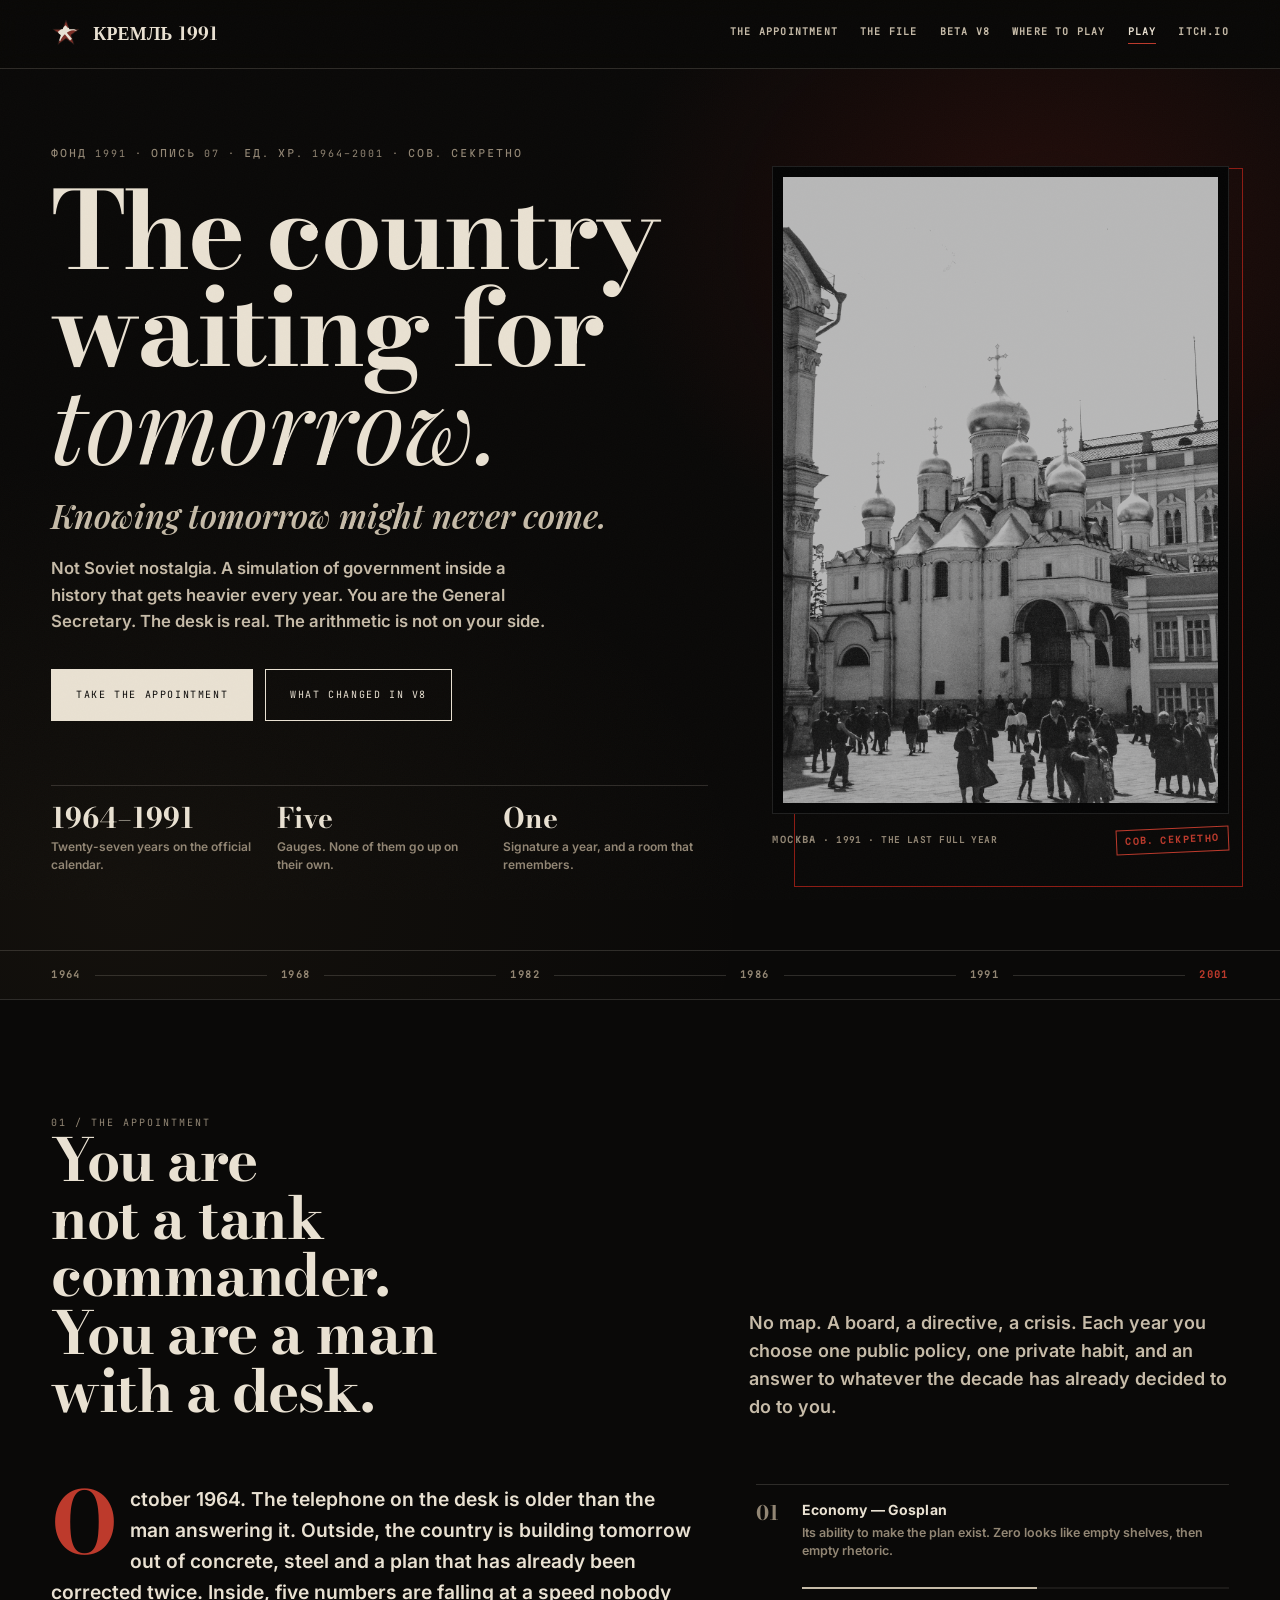
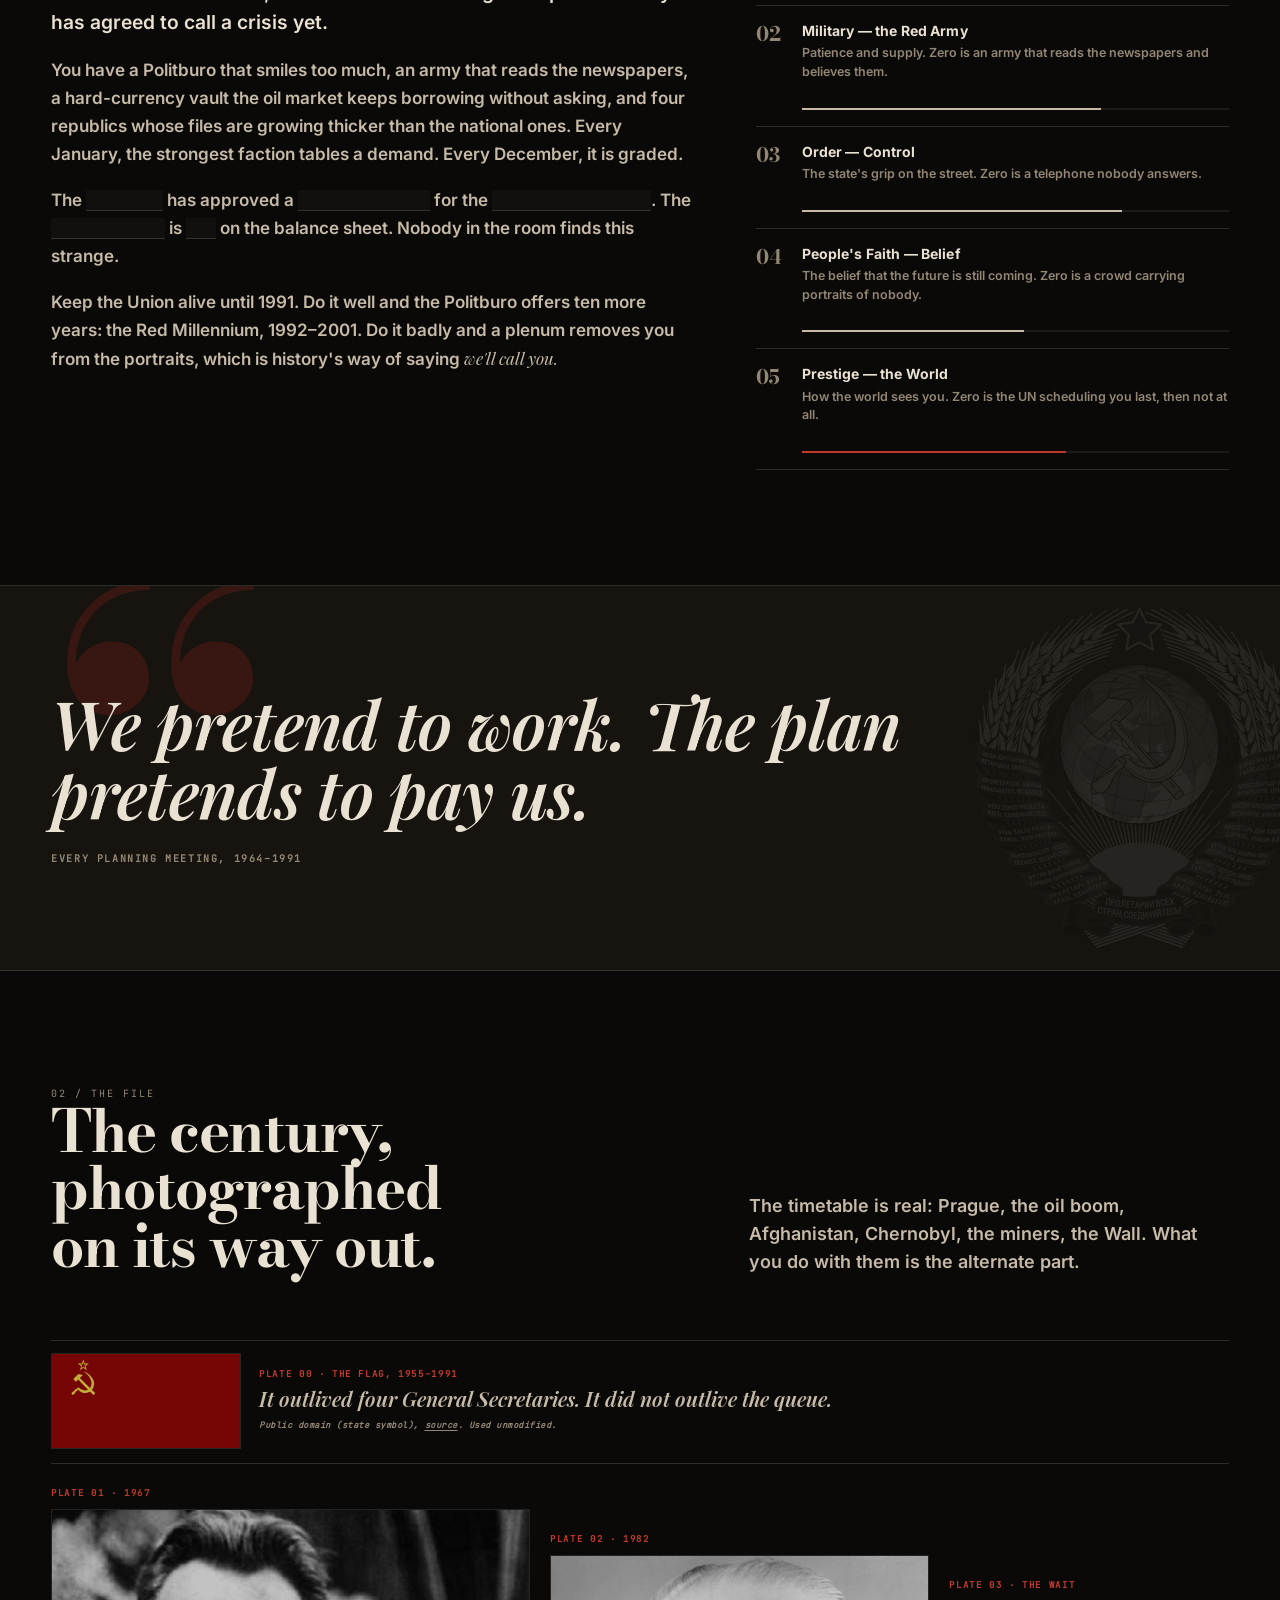
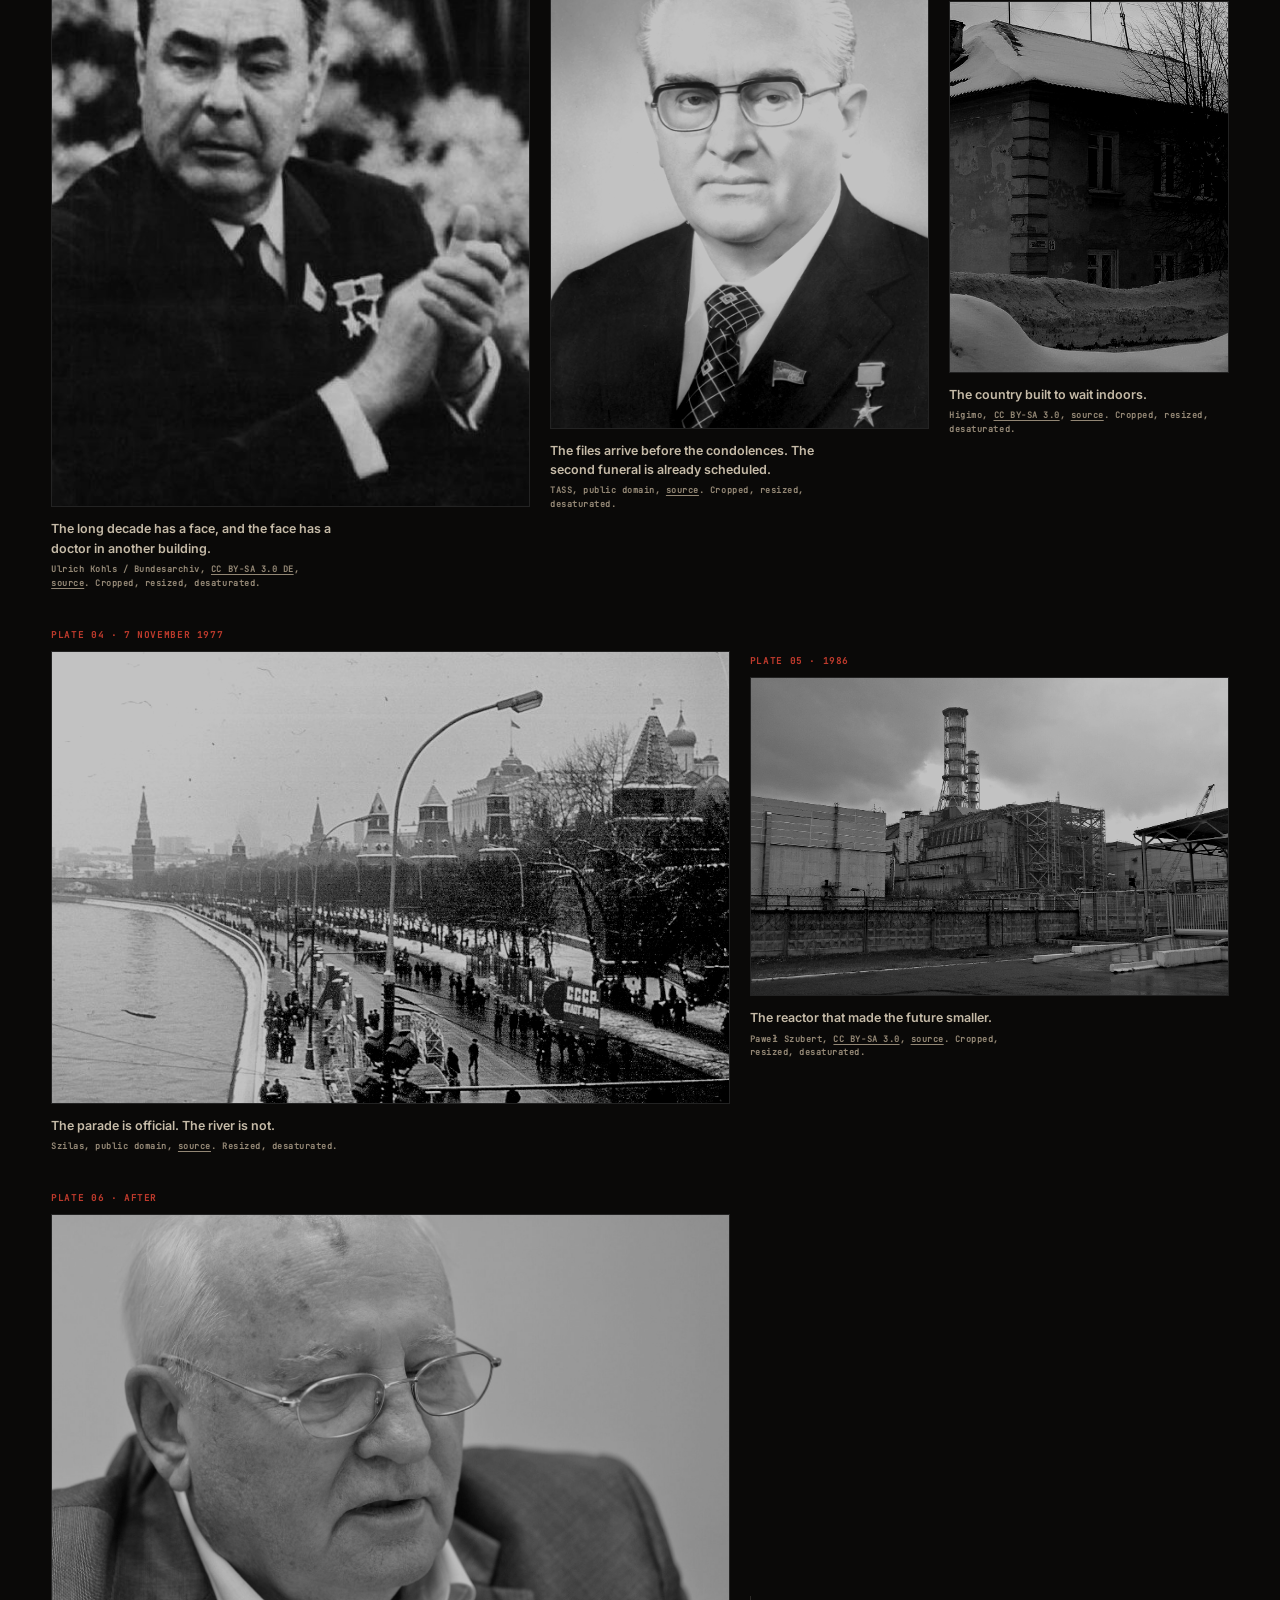
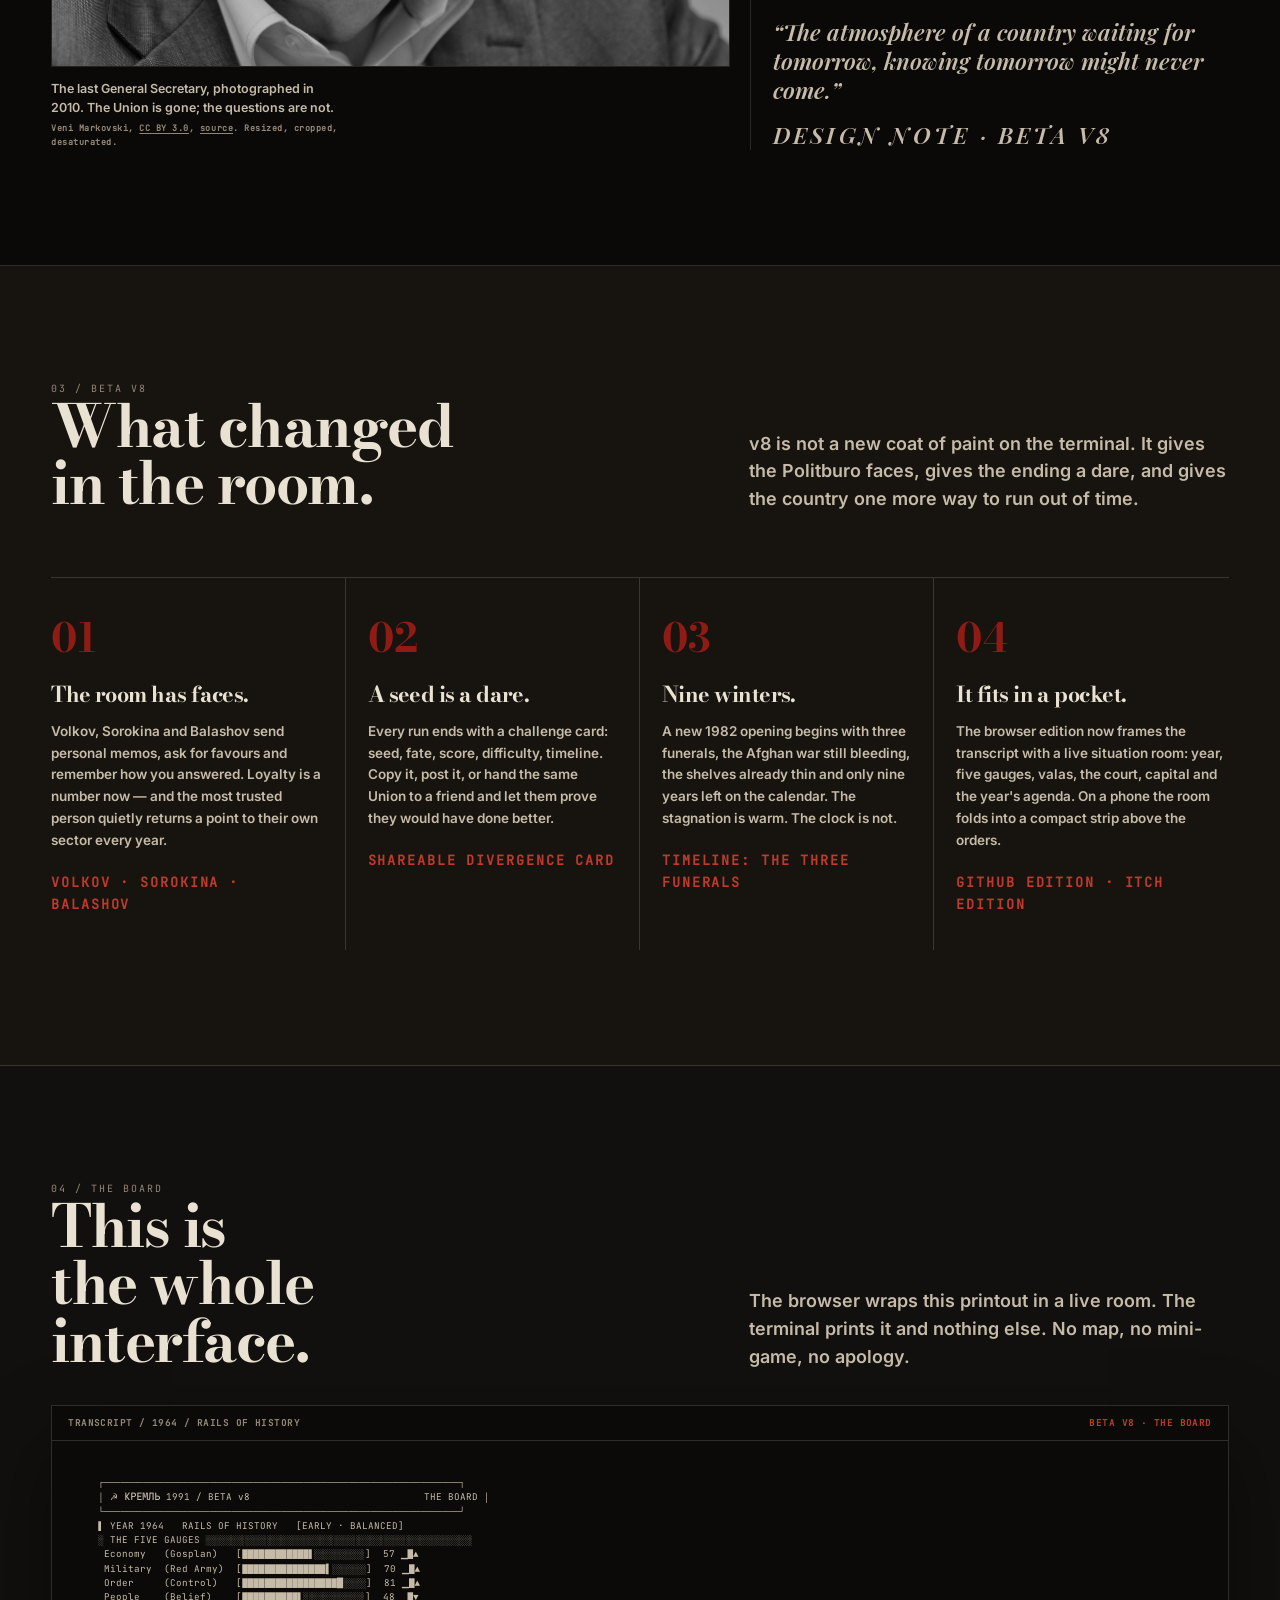
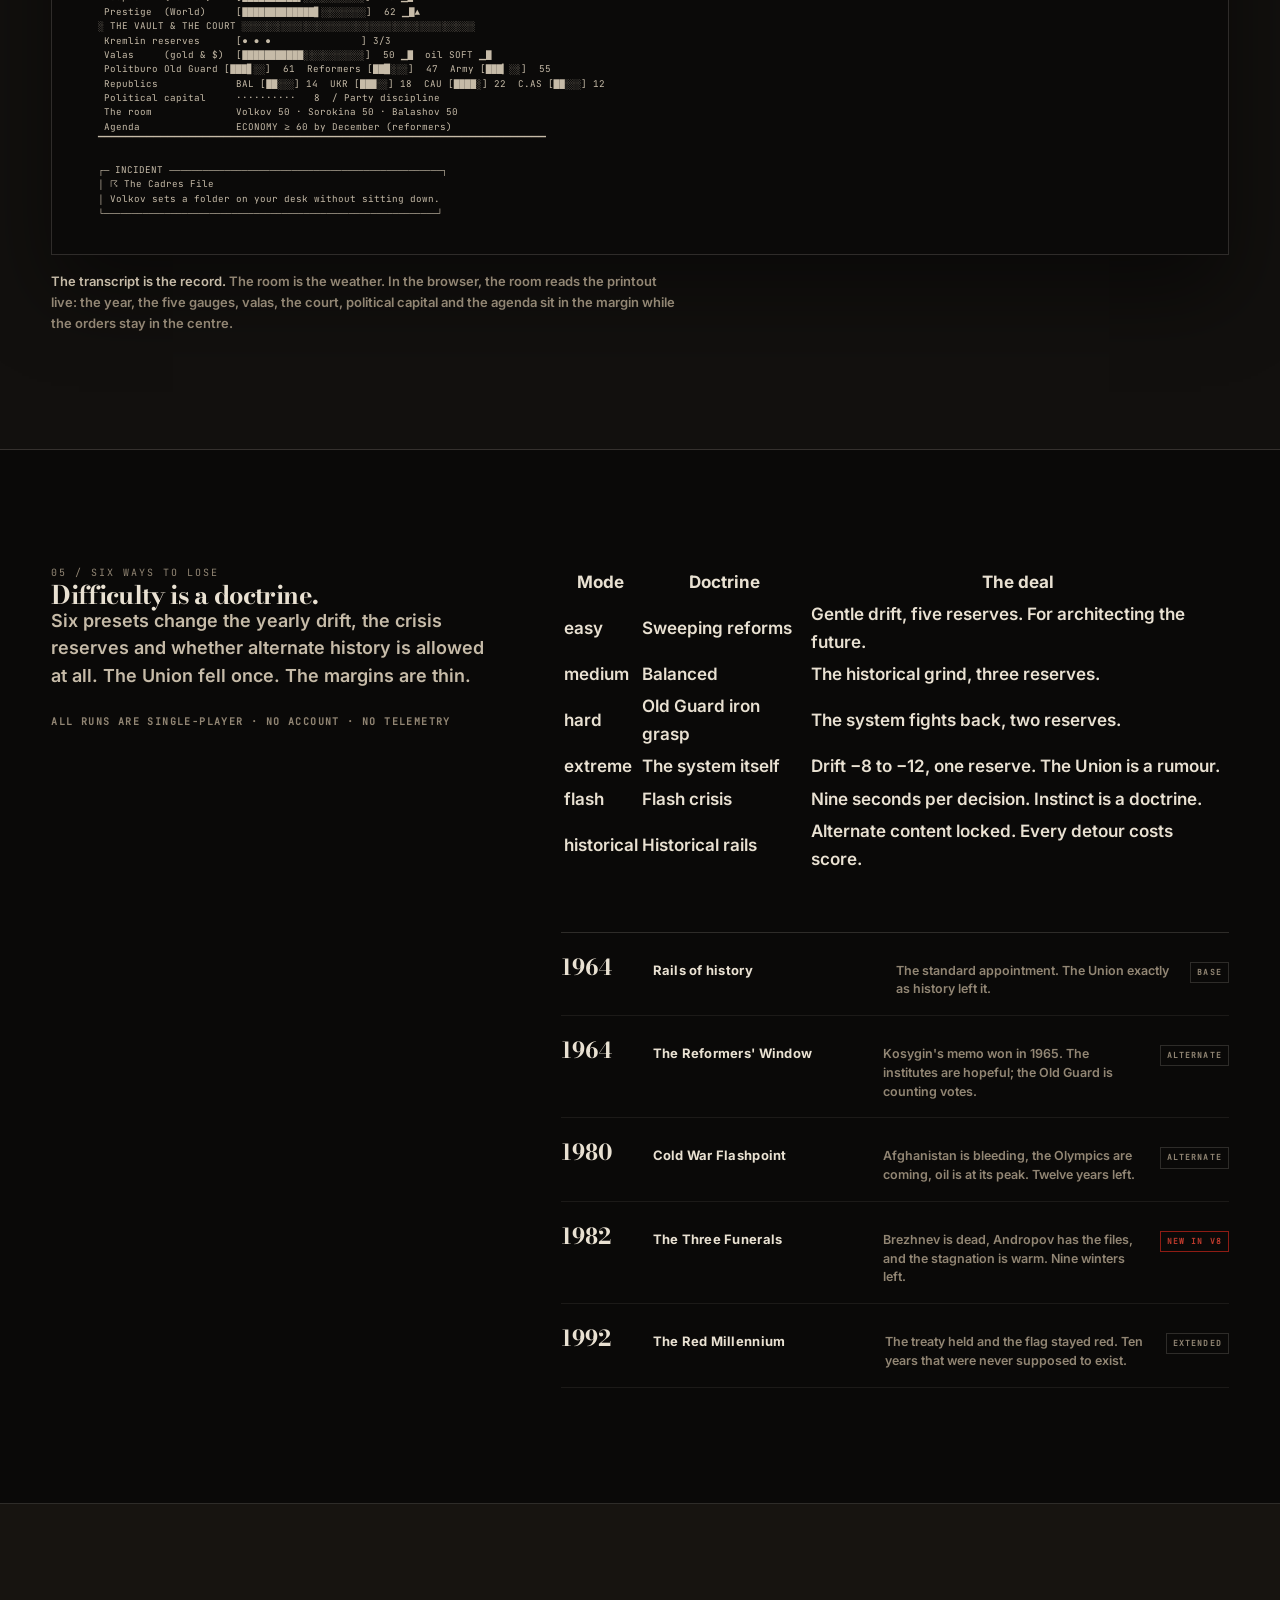
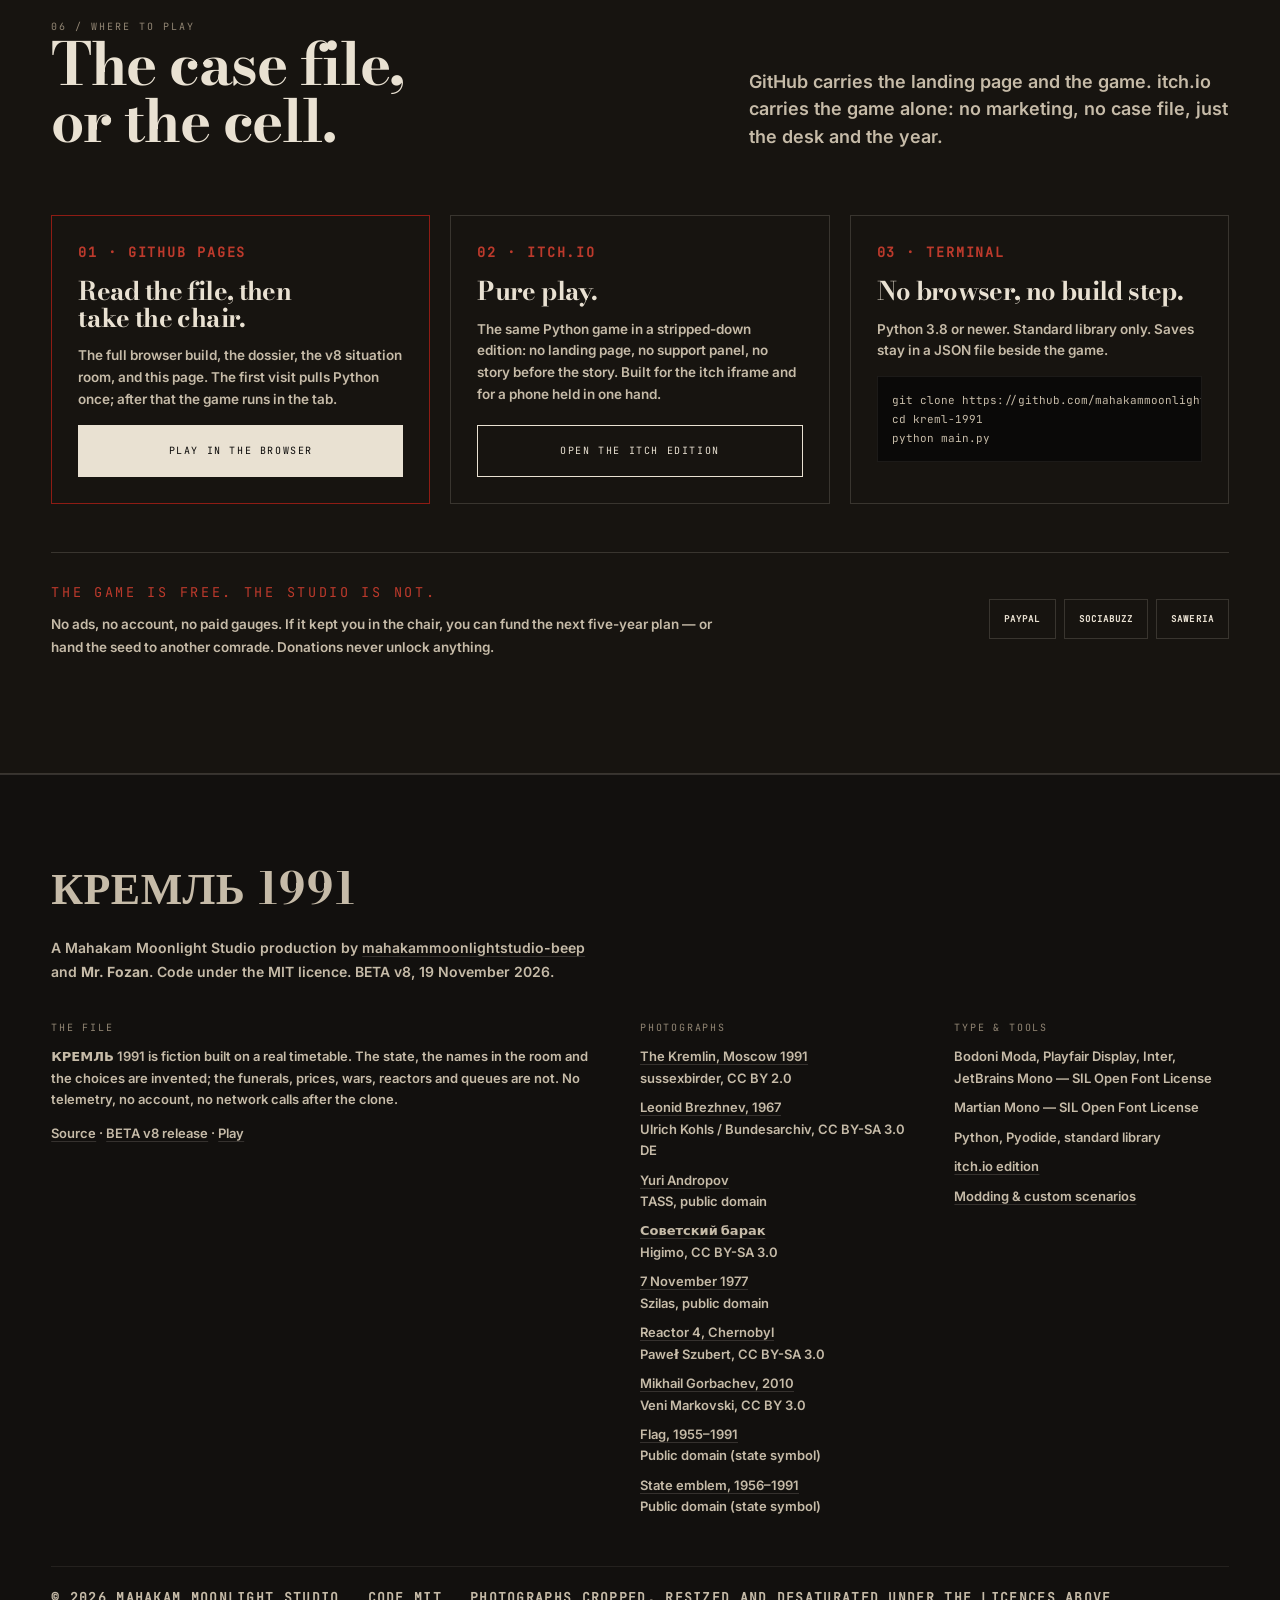
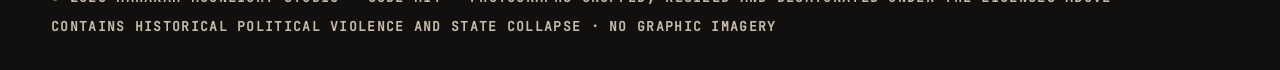
<file: docs/index.html>
<!DOCTYPE html>
<html lang="en">
<head>
<meta charset="UTF-8">
<meta name="viewport" content="width=device-width, initial-scale=1.0">
<title>КРЕМЛЬ 1991 — The country waiting for tomorrow</title>
<meta name="description" content="КРЕМЛЬ 1991 is a text-based Soviet alternate-history game about governing a country that is running out of tomorrow. Five gauges, three factions, a Politburo with faces. Play in the browser or on itch.io. BETA v8.">
<meta name="keywords" content="Kremlin 1991, Soviet Union game, alternate history game, political simulation, text based strategy, Cold War game, terminal game, Python game, itch.io, free indie game">
<meta name="author" content="mahakammoonlightstudio-beep, Mr. Fozan — Mahakam Moonlight Studio">
<meta name="robots" content="index, follow">
<meta name="google-site-verification" content="8i0GIjvODZv3UsbCCm9QsIN7xqtuvUDfXWRcsjGam9U" />
<link rel="canonical" href="https://mahakammoonlightstudio-beep.github.io/kreml-1991/">
<meta property="og:type" content="website">
<meta property="og:site_name" content="КРЕМЛЬ 1991 — General Secretary">
<meta property="og:title" content="КРЕМЛЬ 1991 — The country waiting for tomorrow">
<meta property="og:description" content="Not Soviet nostalgia. A simulation of government inside a history that gets heavier every year. BETA v8.">
<meta property="og:url" content="https://mahakammoonlightstudio-beep.github.io/kreml-1991/">
<meta property="og:image" content="https://mahakammoonlightstudio-beep.github.io/kreml-1991/assets/social-card-1200x630.png">
<meta property="og:image:width" content="1200">
<meta property="og:image:height" content="630">
<meta property="og:image:alt" content="КРЕМЛЬ 1991 — a red star over a dark dossier">
<meta name="twitter:card" content="summary_large_image">
<meta name="twitter:title" content="КРЕМЛЬ 1991 — The country waiting for tomorrow">
<meta name="twitter:description" content="Rule the USSR from 1964 to 1991. Five gauges, three factions, one oil market. Free, in the browser.">
<meta name="twitter:image" content="https://mahakammoonlightstudio-beep.github.io/kreml-1991/assets/social-card-1200x630.png">
<meta name="theme-color" content="#0a0908">
<link rel="icon" href="assets/favicon.svg" type="image/svg+xml">
<link rel="icon" href="assets/favicon-32.png" sizes="32x32" type="image/png">
<link rel="icon" href="assets/favicon.ico" sizes="any">
<link rel="apple-touch-icon" href="assets/apple-touch-icon.png">
<link rel="manifest" href="assets/site.webmanifest">
<link rel="stylesheet" href="assets/fonts.css">
<link rel="stylesheet" href="assets/editorial.css">
<script type="application/ld+json">
{
  "@context": "https://schema.org",
  "@type": "VideoGame",
  "name": "КРЕМЛЬ 1991 — General Secretary",
  "alternateName": "Kremlin 1991",
  "description": "A text-based Soviet Union alternate-history strategy game. Govern the USSR from 1964 to 1991, or into the Red Millennium of 2001, with five gauges, three factions, a Politburo cast and a shareable seed.",
  "url": "https://mahakammoonlightstudio-beep.github.io/kreml-1991/",
  "image": "https://mahakammoonlightstudio-beep.github.io/kreml-1991/assets/social-card-1200x630.png",
  "genre": ["Strategy", "Alternate history", "Text adventure", "Political simulation"],
  "gamePlatform": ["Web browser", "Windows", "Linux", "macOS", "Terminal"],
  "applicationCategory": "Game",
  "operatingSystem": "Web, Windows, Linux, macOS",
  "programmingLanguage": "Python",
  "playMode": "SinglePlayer",
  "isAccessibleForFree": true,
  "license": "https://opensource.org/licenses/MIT",
  "author": {
    "@type": "Organization",
    "name": "Mahakam Moonlight Studio",
    "url": "https://github.com/mahakammoonlightstudio-beep"
  },
  "offers": {
    "@type": "Offer",
    "price": "0",
    "priceCurrency": "USD",
    "availability": "https://schema.org/InStock"
  },
  "sameAs": [
    "https://github.com/mahakammoonlightstudio-beep/kreml-1991",
    "https://mahakam-moonlight-studio.itch.io/kreml-1991"
  ]
}
</script>
<style>
/* Hallmark · BETA v8 · the case file, after dark.
   Idea: "a country waiting for tomorrow, knowing tomorrow might never come."
   Type: Bodoni headline, Playfair whisper, Inter record, JetBrains data. */

body.landing { background: var(--void); }
.landing a { transition: color 160ms var(--ease); }

/* ── hero ───────────────────────────────────────────────────── */
.hero { position: relative; border-bottom: 1px solid var(--rule); overflow: hidden; }
.hero::before {
  content: "";
  position: absolute;
  inset: 0;
  background:
    radial-gradient(48% 52% at 82% 18%, rgba(142, 28, 20, 0.20), transparent 72%),
    radial-gradient(70% 70% at 10% 90%, rgba(176, 141, 87, 0.06), transparent 70%);
  pointer-events: none;
}
.hero__grid {
  position: relative;
  display: grid;
  grid-template-columns: minmax(0, 1.18fr) minmax(0, 0.82fr);
  gap: clamp(36px, 5vw, 88px);
  align-items: center;
  min-height: calc(100svh - 68px);
  padding-block: clamp(44px, 6vw, 96px);
}
.hero__copy { animation: rise 700ms var(--ease) both; }
.hero h1 {
  font-size: clamp(3.2rem, 8.4vw, 8.4rem);
  line-height: 0.9;
  max-width: 9.5ch;
  margin-top: 20px;
}
.hero h1 em { color: var(--bone); font-size: 0.96em; }
.hero__sub {
  margin-top: 22px;
  font-family: var(--font-italic);
  font-style: italic;
  font-size: clamp(1.45rem, 2.6vw, 2.5rem);
  line-height: 1.1;
  color: var(--bone-2);
}
.hero__lede {
  margin-top: 22px;
  max-width: 46ch;
  color: var(--bone-2);
  font-size: clamp(16px, 1.3vw, 19px);
  line-height: 1.6;
}
.hero__actions { display: flex; flex-wrap: wrap; gap: 12px; margin-top: 34px; }
.hero__facts {
  display: grid;
  grid-template-columns: repeat(3, minmax(0, 1fr));
  gap: 20px;
  margin-top: clamp(38px, 5vw, 64px);
  padding-top: 18px;
  border-top: 1px solid var(--rule);
}
.hero__facts dt {
  font-family: var(--font-display);
  font-size: clamp(1.4rem, 2.2vw, 2rem);
  line-height: 1;
  color: var(--bone);
}
.hero__facts dd { margin-top: 6px; font-size: 12px; line-height: 1.45; color: var(--muted); }

.hero__photo {
  position: relative;
  align-self: stretch;
  display: flex;
  flex-direction: column;
  justify-content: center;
  animation: rise 900ms var(--ease) both 80ms;
}
.hero__photo::before {
  content: "";
  position: absolute;
  inset: 22px -14px -14px 22px;
  border: 1px solid var(--oxblood);
  pointer-events: none;
}
.hero__photo img {
  position: relative;
  width: 100%;
  height: min(72svh, 760px);
  object-fit: cover;
  object-position: 50% 38%;
  filter: grayscale(1) contrast(1.12) brightness(0.72);
  border: 1px solid var(--rule);
  background: var(--panel);
  padding: 10px;
}
.hero__photo figcaption {
  position: relative;
  display: flex;
  align-items: center;
  justify-content: space-between;
  gap: 16px;
  padding-top: 14px;
  font-family: var(--font-data);
  font-size: 9px;
  letter-spacing: 0.16em;
  text-transform: uppercase;
  color: var(--muted);
}
.hero__photo .stamp {
  color: var(--red);
  border: 1px solid var(--red);
  padding: 4px 8px;
  transform: rotate(-2.5deg);
  white-space: nowrap;
}
.hero__rule {
  display: flex;
  align-items: center;
  gap: 14px;
  padding-block: 16px;
  border-top: 1px solid var(--rule);
  font-family: var(--font-data);
  font-size: 10px;
  letter-spacing: 0.14em;
  color: var(--muted);
}
.hero__rule i { flex: 1; height: 1px; background: var(--rule); }
.hero__rule span:last-child { color: var(--red); }

/* ── shared section ─────────────────────────────────────────── */
.section { padding-block: var(--section); border-bottom: 1px solid var(--rule); }
.section__head {
  display: grid;
  grid-template-columns: minmax(0, 0.72fr) minmax(0, 1.28fr);
  gap: clamp(24px, 4vw, 64px);
  align-items: end;
  margin-bottom: clamp(36px, 5vw, 64px);
}
.section__head h2 { font-size: clamp(2.2rem, 4.6vw, 4.1rem); max-width: 17ch; }
.section__head .lead { max-width: 40ch; justify-self: end; }

/* ── appointment ────────────────────────────────────────────── */
.appointment__grid {
  display: grid;
  grid-template-columns: minmax(0, 1.15fr) minmax(0, 0.85fr);
  gap: clamp(32px, 5vw, 80px);
}
.appointment__body p { color: var(--bone-2); margin-bottom: 18px; max-width: 62ch; }
.appointment__body p:first-child {
  color: var(--bone);
  font-size: clamp(18px, 1.5vw, 21px);
  line-height: 1.6;
}
.dropcap::first-letter {
  float: left;
  font-family: var(--font-display);
  font-size: 5.4rem;
  line-height: 0.74;
  padding: 8px 12px 0 0;
  color: var(--red);
}
.redacted { color: var(--muted); }
.redact {
  background: var(--ink);
  color: transparent;
  border-bottom: 1px solid var(--rule);
  padding: 0 2px;
  user-select: none;
}
.gauges { border-top: 1px solid var(--rule); align-self: start; }
.gauge {
  display: grid;
  grid-template-columns: 32px minmax(0, 1fr);
  gap: 14px;
  padding-block: 16px;
  border-bottom: 1px solid var(--rule);
}
.gauge__num { font-family: var(--font-display); font-size: 20px; color: var(--muted); line-height: 1.2; }
.gauge h3 { font-family: var(--font-body); font-size: 14px; font-weight: 700; letter-spacing: 0.01em; line-height: 1.3; }
.gauge p { margin-top: 4px; font-size: 12.5px; line-height: 1.5; color: var(--muted); }
.gauge__bar { grid-column: 2; height: 2px; background: var(--rule-soft); margin-top: 12px; }
.gauge__bar span { display: block; height: 100%; width: var(--v); background: var(--bone-2); }
.gauge:last-child .gauge__bar span { background: var(--red); }

/* ── quote ──────────────────────────────────────────────────── */
.quote {
  padding-block: clamp(64px, 8vw, 128px);
  background: var(--panel);
  border-bottom: 1px solid var(--rule);
  position: relative;
  overflow: hidden;
}
.quote::before {
  content: "“";
  position: absolute;
  top: -40px;
  left: var(--gutter);
  font-family: var(--font-display);
  font-size: 26rem;
  line-height: 1;
  color: var(--oxblood);
  opacity: 0.28;
  pointer-events: none;
}
.quote__emblem {
  position: absolute;
  right: clamp(-40px, -2vw, 0px);
  top: 50%;
  width: clamp(220px, 26vw, 420px);
  transform: translateY(-50%);
  opacity: 0.09;
  filter: grayscale(1) contrast(1.2);
  pointer-events: none;
}
.quote .container { position: relative; }
.quote blockquote {
  position: relative;
  max-width: 22ch;
  font-family: var(--font-italic);
  font-style: italic;
  font-size: clamp(2.1rem, 5.2vw, 5rem);
  line-height: 1.04;
  letter-spacing: -0.01em;
}
.quote__src { margin-top: 24px; font-family: var(--font-data); font-size: 10px; letter-spacing: 0.16em; text-transform: uppercase; color: var(--muted); }

/* ── the file ───────────────────────────────────────────────── */
.file__grid { display: grid; grid-template-columns: repeat(12, minmax(0, 1fr)); gap: 18px 20px; }
.file__flag {
  grid-column: 1 / -1;
  display: grid;
  grid-template-columns: minmax(120px, 190px) minmax(0, 1fr);
  gap: 18px;
  align-items: center;
  padding-block: 12px 14px;
  margin-bottom: 4px;
  border-top: 1px solid var(--rule);
  border-bottom: 1px solid var(--rule);
}
.file__flag img { width: 100%; height: auto; border: 1px solid var(--rule); filter: saturate(.65) brightness(.8) contrast(1.05); }
.file__flag figcaption { font-family: var(--font-italic); font-style: italic; font-size: clamp(1.05rem, 1.6vw, 1.4rem); line-height: 1.3; color: var(--bone-2); }
.file__flag .idx { display: block; margin-bottom: 6px; font-family: var(--font-data); font-style: normal; font-size: 9px; letter-spacing: .18em; color: var(--red); }
.file__flag .credit { display: block; margin-top: 6px; font-family: var(--font-data); font-size: 8.5px; line-height: 1.6; letter-spacing: .06em; color: var(--muted); }
.file__flag .credit a { color: var(--muted); }
.plate { position: relative; }
.plate img {
  width: 100%;
  object-fit: cover;
  filter: grayscale(1) contrast(1.1) brightness(0.76);
  border: 1px solid var(--rule);
  background: var(--panel);
  transition: filter 400ms var(--ease);
}
.plate:hover img { filter: grayscale(1) contrast(1.14) brightness(0.9); }
.plate figcaption { margin-top: 12px; font-size: 12.5px; line-height: 1.55; color: var(--bone-2); max-width: 36ch; }
.plate .credit { display: block; margin-top: 5px; font-family: var(--font-data); font-size: 8.5px; line-height: 1.6; letter-spacing: 0.06em; color: var(--muted); }
.plate .credit a { color: var(--muted); }
.plate .idx { display: block; margin-bottom: 8px; font-family: var(--font-data); font-size: 9px; letter-spacing: 0.18em; color: var(--red); }
.plate--brezhnev { grid-column: span 5; }
.plate--brezhnev img { aspect-ratio: 4 / 5; object-position: 50% 22%; }
.plate--andropov { grid-column: span 4; margin-top: 46px; }
.plate--andropov img { aspect-ratio: 4 / 5; object-position: 50% 18%; }
.plate--panelka { grid-column: span 3; margin-top: 92px; }
.plate--panelka img { aspect-ratio: 3 / 4; }
.plate--redsquare { grid-column: span 7; margin-top: 20px; }
.plate--redsquare img { aspect-ratio: 3 / 2; object-position: 50% 55%; }
.plate--chernobyl { grid-column: span 5; margin-top: 46px; }
.plate--chernobyl img { aspect-ratio: 3 / 2; }
.plate--gorbachev { grid-column: span 7; margin-top: 20px; }
.plate--gorbachev img { aspect-ratio: 3 / 2; object-position: 50% 35%; }
.file__note {
  grid-column: 8 / span 5;
  align-self: end;
  padding: 22px 0 0 22px;
  border-left: 1px solid var(--rule);
}
.file__note p { font-family: var(--font-italic); font-style: italic; font-size: clamp(1.2rem, 1.8vw, 1.7rem); line-height: 1.25; color: var(--bone-2); }
.file__note .micro { margin-top: 16px; }

/* ── v8 ─────────────────────────────────────────────────────── */
.v8 { background: var(--panel); }
.v8__grid { display: grid; grid-template-columns: repeat(4, minmax(0, 1fr)); gap: 0; border-top: 1px solid var(--rule); }
.v8__card { padding: 26px 22px 34px; border-right: 1px solid var(--rule); transition: background-color 240ms var(--ease); }
.v8__card:first-child { padding-left: 0; }
.v8__card:last-child { border-right: 0; padding-right: 0; }
.v8__card:hover { background: rgba(233, 225, 210, 0.025); }
.v8__card .num { font-family: var(--font-display); font-size: 40px; line-height: 1; color: var(--oxblood); }
.v8__card h3 { margin-top: 26px; font-size: clamp(1.3rem, 1.7vw, 1.7rem); line-height: 1.05; }
.v8__card p { margin-top: 14px; font-size: 13.5px; line-height: 1.62; color: var(--bone-2); }
.v8__card .micro { margin-top: 20px; color: var(--red); }

/* ── board printout ─────────────────────────────────────────── */
.board { padding-block: var(--section); background: var(--ink); border-bottom: 1px solid var(--rule); }
.board .section__head { margin-bottom: 34px; }
.terminal {
  border: 1px solid var(--rule);
  background: #0b0a09;
  overflow-x: auto;
  box-shadow: 0 40px 80px rgba(0, 0, 0, 0.45);
}
.terminal__bar {
  display: flex;
  align-items: center;
  justify-content: space-between;
  gap: 16px;
  padding: 10px 16px;
  border-bottom: 1px solid var(--rule);
  font-family: var(--font-data);
  font-size: 9px;
  letter-spacing: 0.16em;
  text-transform: uppercase;
  color: var(--muted);
}
.terminal__bar .live { color: var(--red); }
.terminal pre {
  margin: 0;
  padding: clamp(16px, 3vw, 34px);
  color: var(--bone-2);
  font: 400 clamp(0.58rem, 0.68vw, 0.76rem)/1.55 var(--font-data);
  white-space: pre;
}
.terminal__note { margin-top: 16px; max-width: 70ch; font-size: 13px; line-height: 1.6; color: var(--muted); }
.terminal__note b { color: var(--bone-2); font-weight: 600; }

/* ── modes & timelines ─────────────────────────────────────── */
.modes__grid { display: grid; grid-template-columns: minmax(0, 0.8fr) minmax(0, 1.2fr); gap: clamp(32px, 5vw, 80px); align-items: start; }
.modes h2 { font-size: clamp(2.1rem, 4vw, 3.4rem); max-width: 12ch; }
.modes .lead { margin-top: 18px; max-width: 40ch; font-size: 15px; }
.modes table { width: 100%; border-collapse: collapse; font-size: 13.5px; }
.modes th {
  text-align: left;
  font-family: var(--font-data);
  font-size: 9px;
  font-weight: 400;
  letter-spacing: 0.16em;
  text-transform: uppercase;
  color: var(--muted);
  padding: 0 12px 10px 0;
  border-bottom: 1px solid var(--rule);
}
.modes td { padding: 12px 12px 12px 0; border-bottom: 1px solid var(--rule-soft); color: var(--bone-2); vertical-align: top; line-height: 1.45; }
.modes td:first-child { color: var(--red); white-space: nowrap; font-family: var(--font-data); font-size: 10px; letter-spacing: 0.04em; }
.modes td:nth-child(2) { color: var(--bone); font-weight: 700; }
.timelines { margin-top: 56px; border-top: 1px solid var(--rule); }
.timeline {
  display: grid;
  grid-template-columns: 74px minmax(0, 0.9fr) minmax(0, 1.1fr) auto;
  gap: 18px;
  align-items: baseline;
  padding: 16px 0;
  border-bottom: 1px solid var(--rule-soft);
}
.timeline .yr { font-family: var(--font-display); font-size: 22px; color: var(--bone); }
.timeline h3 { font-family: var(--font-body); font-size: 13px; font-weight: 700; letter-spacing: 0.02em; }
.timeline p { font-size: 12.5px; line-height: 1.5; color: var(--muted); }
.timeline .tag { font-family: var(--font-data); font-size: 8px; letter-spacing: 0.14em; text-transform: uppercase; border: 1px solid var(--rule); padding: 3px 6px; color: var(--muted); white-space: nowrap; }
.timeline .tag.new { color: var(--red); border-color: var(--oxblood); }

/* ── play ───────────────────────────────────────────────────── */
.play { background: var(--panel); }
.play__grid { display: grid; grid-template-columns: repeat(3, minmax(0, 1fr)); gap: 20px; }
.playcard {
  display: flex;
  flex-direction: column;
  gap: 14px;
  padding: 26px;
  border: 1px solid var(--rule);
  min-height: 280px;
  transition: border-color 220ms var(--ease), background-color 220ms var(--ease);
}
.playcard:hover { border-color: var(--bone-2); background: rgba(233, 225, 210, 0.02); }
.playcard--main { border-color: var(--oxblood); }
.playcard h3 { font-size: clamp(1.5rem, 2vw, 2rem); line-height: 1.05; }
.playcard p { font-size: 13.5px; line-height: 1.62; color: var(--bone-2); }
.playcard .btn { margin-top: auto; }
.playcard pre {
  margin: 0;
  padding: 14px;
  background: var(--void);
  border: 1px solid var(--rule-soft);
  overflow-x: auto;
  font: 400 11px/1.7 var(--font-data);
  color: var(--bone-2);
}
.playcard .micro { color: var(--red); }
.support {
  display: flex;
  flex-wrap: wrap;
  align-items: center;
  justify-content: space-between;
  gap: 24px;
  margin-top: 48px;
  padding-top: 28px;
  border-top: 1px solid var(--rule);
}
.support__copy { max-width: 62ch; }
.support__copy p { font-size: 13.5px; line-height: 1.65; color: var(--bone-2); }
.support__links { display: flex; flex-wrap: wrap; gap: 8px; }
.support__links a {
  display: inline-flex;
  align-items: center;
  min-height: 40px;
  padding: 0 14px;
  border: 1px solid var(--rule);
  font-family: var(--font-data);
  font-size: 9px;
  letter-spacing: 0.12em;
  text-transform: uppercase;
  text-decoration: none;
}
.support__links a:hover { border-color: var(--red); color: var(--red); }

/* ── motion & responsive ───────────────────────────────────── */
@keyframes rise { from { opacity: 0; transform: translateY(18px); } to { opacity: 1; transform: none; } }

@media (max-width: 1080px) {
  .hero__grid { grid-template-columns: 1fr; min-height: 0; }
  .hero h1 { max-width: 12ch; }
  .hero__photo { max-width: 520px; margin-top: 8px; }
  .hero__photo img { height: min(68svh, 620px); }
  .section__head { grid-template-columns: 1fr; align-items: start; }
  .section__head .lead { justify-self: start; }
  .appointment__grid { grid-template-columns: 1fr; }
  .v8__grid { grid-template-columns: repeat(2, minmax(0, 1fr)); }
  .v8__card { padding: 24px 20px; border-bottom: 1px solid var(--rule); }
  .v8__card:nth-child(2n) { border-right: 0; }
  .v8__card:nth-child(n+3) { border-bottom: 0; }
  .v8__card:first-child { padding-left: 20px; }
  .v8__card:last-child { padding-right: 20px; }
  .modes__grid { grid-template-columns: 1fr; }
  .file__grid { grid-template-columns: repeat(2, minmax(0, 1fr)); gap: 24px 20px; }
  .plate--brezhnev, .plate--andropov, .plate--panelka, .plate--redsquare, .plate--chernobyl, .plate--gorbachev, .file__note { grid-column: span 1; margin-top: 0; }
  .file__note { grid-column: span 2; padding-left: 0; border-left: 0; border-top: 1px solid var(--rule); padding-top: 24px; }
  .play__grid { grid-template-columns: 1fr; }
  .playcard { min-height: 0; }
}
@media (max-width: 720px) {
  .hero h1 { font-size: clamp(2.8rem, 12vw, 4.4rem); max-width: 10ch; }
  .hero__facts { grid-template-columns: 1fr 1fr; }
  .hero__photo::before { inset: 14px -8px -8px 14px; }
  .hero__photo img { height: 56svh; }
  .quote::before { font-size: 14rem; top: -10px; }
  .file__grid { grid-template-columns: 1fr; }
  .file__flag { grid-template-columns: 96px 1fr; gap: 12px; }
  .file__note { grid-column: span 1; }
  .v8__grid { grid-template-columns: 1fr; }
  .v8__card { border-right: 0; border-bottom: 1px solid var(--rule); padding-inline: 0 !important; }
  .v8__card:last-child { border-bottom: 0; }
  .timeline { grid-template-columns: 58px 1fr; gap: 4px 14px; }
  .timeline p { grid-column: 2; }
  .timeline .tag { grid-column: 2; justify-self: start; margin-top: 4px; }
  .terminal pre { font-size: 0.58rem; }
  .support__links { width: 100%; }
  .support__links a { flex: 1 1 auto; justify-content: center; }
}
@media (prefers-reduced-motion: reduce) {
  .hero__copy, .hero__photo { animation: none; }
}
</style>
</head>
<body class="landing">
<div class="grain" aria-hidden="true"></div>
<a class="skip" href="#main">Skip to content</a>

<header class="siteheader">
  <div class="container siteheader__in">
    <a class="brand" href="./"><img src="assets/emblem.svg" alt="" width="30" height="30"> КРЕМЛЬ 1991</a>
    <nav aria-label="Site">
      <a href="#appointment">The appointment</a>
      <a href="#file">The file</a>
      <a href="#v8">BETA v8</a>
      <a href="#play">Where to play</a>
      <a class="nav-play" href="play/">Play</a>
      <a href="https://mahakam-moonlight-studio.itch.io/kreml-1991">itch.io</a>
    </nav>
  </div>
</header>

<main id="main">

<section class="hero">
  <div class="container hero__grid">
    <div class="hero__copy">
      <p class="kicker">Фонд 1991 · опись 07 · ед. хр. 1964–2001 · сов. секретно</p>
      <h1>The country waiting for <em>tomorrow.</em></h1>
      <p class="hero__sub">Knowing tomorrow might never come.</p>
      <p class="hero__lede">Not Soviet nostalgia. A simulation of government inside a history that gets heavier every year. You are the General Secretary. The desk is real. The arithmetic is not on your side.</p>
      <div class="hero__actions">
        <a class="btn btn--solid" href="play/">Take the appointment</a>
        <a class="btn" href="#v8">What changed in v8</a>
      </div>
      <dl class="hero__facts">
        <div><dt>1964–1991</dt><dd>Twenty-seven years on the official calendar.</dd></div>
        <div><dt>Five</dt><dd>Gauges. None of them go up on their own.</dd></div>
        <div><dt>One</dt><dd>Signature a year, and a room that remembers.</dd></div>
      </dl>
    </div>

    <figure class="hero__photo">
      <img src="media/kremlin_1991.jpg" alt="The Moscow Kremlin seen across the Moskva River in 1991, its walls and towers under a pale sky." width="1200" height="1814" fetchpriority="high">
      <figcaption>
        <span>Москва · 1991 · the last full year</span>
        <span class="stamp">сов. секретно</span>
      </figcaption>
    </figure>
  </div>
  <div class="container hero__rule" aria-hidden="true">
    <span>1964</span><i></i><span>1968</span><i></i><span>1982</span><i></i><span>1986</span><i></i><span>1991</span><i></i><span>2001</span>
  </div>
</section>

<section class="section" id="appointment">
  <div class="container">
    <header class="section__head">
      <div>
        <p class="kicker">01 / The appointment</p>
        <h2>You are not a tank commander. You are a man with a desk.</h2>
      </div>
      <p class="lead">No map. A board, a directive, a crisis. Each year you choose one public policy, one private habit, and an answer to whatever the decade has already decided to do to you.</p>
    </header>

    <div class="appointment__grid">
      <div class="appointment__body">
        <p class="dropcap">October 1964. The telephone on the desk is older than the man answering it. Outside, the country is building tomorrow out of concrete, steel and a plan that has already been corrected twice. Inside, five numbers are falling at a speed nobody has agreed to call a crisis yet.</p>
        <p>You have a Politburo that smiles too much, an army that reads the newspapers, a hard-currency vault the oil market keeps borrowing without asking, and four republics whose files are growing thicker than the national ones. Every January, the strongest faction tables a demand. Every December, it is graded.</p>
        <p class="redacted">The <span class="redact">Politburo</span> has approved a <span class="redact">special account</span> for the <span class="redact">next five-year plan</span>. The <span class="redact">valas reserve</span> is <span class="redact">not</span> on the balance sheet. Nobody in the room finds this strange.</p>
        <p>Keep the Union alive until 1991. Do it well and the Politburo offers ten more years: the Red Millennium, 1992–2001. Do it badly and a plenum removes you from the portraits, which is history's way of saying <em>we'll call you.</em></p>
      </div>

      <aside class="gauges" aria-label="The five gauges">
        <div class="gauge">
          <span class="gauge__num">01</span>
          <div><h3>Economy — Gosplan</h3><p>Its ability to make the plan exist. Zero looks like empty shelves, then empty rhetoric.</p></div>
          <div class="gauge__bar"><span style="--v: 55%"></span></div>
        </div>
        <div class="gauge">
          <span class="gauge__num">02</span>
          <div><h3>Military — the Red Army</h3><p>Patience and supply. Zero is an army that reads the newspapers and believes them.</p></div>
          <div class="gauge__bar"><span style="--v: 70%"></span></div>
        </div>
        <div class="gauge">
          <span class="gauge__num">03</span>
          <div><h3>Order — Control</h3><p>The state's grip on the street. Zero is a telephone nobody answers.</p></div>
          <div class="gauge__bar"><span style="--v: 75%"></span></div>
        </div>
        <div class="gauge">
          <span class="gauge__num">04</span>
          <div><h3>People's Faith — Belief</h3><p>The belief that the future is still coming. Zero is a crowd carrying portraits of nobody.</p></div>
          <div class="gauge__bar"><span style="--v: 52%"></span></div>
        </div>
        <div class="gauge">
          <span class="gauge__num">05</span>
          <div><h3>Prestige — the World</h3><p>How the world sees you. Zero is the UN scheduling you last, then not at all.</p></div>
          <div class="gauge__bar"><span style="--v: 62%"></span></div>
        </div>
      </aside>
    </div>
  </div>
</section>

<section class="quote">
  <img class="quote__emblem" src="media/soviet_emblem.svg" alt="" aria-hidden="true" loading="lazy">
  <div class="container">
    <blockquote>We pretend to work. The plan pretends to pay us.</blockquote>
    <p class="quote__src">Every planning meeting, 1964–1991</p>
  </div>
</section>

<section class="section file" id="file">
  <div class="container">
    <header class="section__head">
      <div>
        <p class="kicker">02 / The file</p>
        <h2>The century, photographed on its way out.</h2>
      </div>
      <p class="lead">The timetable is real: Prague, the oil boom, Afghanistan, Chernobyl, the miners, the Wall. What you do with them is the alternate part.</p>
    </header>

    <div class="file__grid">
      <figure class="file__flag">
        <img src="media/soviet_flag.svg" alt="" aria-hidden="true" width="1200" height="600" loading="lazy">
        <figcaption>
          <span class="idx">PLATE 00 · THE FLAG, 1955–1991</span>
          It outlived four General Secretaries. It did not outlive the queue.
          <span class="credit">Public domain (state symbol), <a href="https://commons.wikimedia.org/wiki/File:Flag_of_the_Soviet_Union_(1955%E2%80%931991).svg">source</a>. Used unmodified.</span>
        </figcaption>
      </figure>

      <figure class="plate plate--brezhnev">
        <span class="idx">PLATE 01 · 1967</span>
        <img src="media/brezhnev.jpg" alt="A 1967 portrait of Leonid Brezhnev in a suit and tie." width="518" height="735" loading="lazy">
        <figcaption>The long decade has a face, and the face has a doctor in another building.
          <span class="credit">Ulrich Kohls / Bundesarchiv, <a href="https://creativecommons.org/licenses/by-sa/3.0/de/deed.en">CC BY-SA 3.0 DE</a>, <a href="https://commons.wikimedia.org/wiki/File:Leonid_Brezhnev_Portrait_(1).jpg">source</a>. Cropped, resized, desaturated.</span>
        </figcaption>
      </figure>

      <figure class="plate plate--andropov">
        <span class="idx">PLATE 02 · 1982</span>
        <img src="media/andropov.jpg" alt="An official portrait of Yuri Andropov, General Secretary from 1982 to 1984." width="820" height="1095" loading="lazy">
        <figcaption>The files arrive before the condolences. The second funeral is already scheduled.
          <span class="credit">TASS, public domain, <a href="https://commons.wikimedia.org/wiki/File:Yuri_Andropov.jpg">source</a>. Cropped, resized, desaturated.</span>
        </figcaption>
      </figure>

      <figure class="plate plate--panelka">
        <span class="idx">PLATE 03 · THE WAIT</span>
        <img src="media/photo_panelka.jpg" alt="A peeling blue Soviet apartment block with snow banked against its entrance and bare trees behind it." width="1400" height="652" loading="lazy">
        <figcaption>The country built to wait indoors.
          <span class="credit">Higimo, <a href="https://creativecommons.org/licenses/by-sa/3.0/">CC BY-SA 3.0</a>, <a href="https://commons.wikimedia.org/wiki/File:%D0%A1%D0%BE%D0%B2%D0%B5%D1%82%D1%81%D0%BA%D0%B8%D0%B9_%D0%B1%D0%B0%D1%80%D0%B0%D0%BA.jpg">source</a>. Cropped, resized, desaturated.</span>
        </figcaption>
      </figure>

      <figure class="plate plate--redsquare">
        <span class="idx">PLATE 04 · 7 NOVEMBER 1977</span>
        <img src="media/red_square_1977.jpg" alt="An official 7 November demonstration filing along the Kremlin embankment beside the Moskva River in 1977." width="823" height="527" loading="lazy">
        <figcaption>The parade is official. The river is not.
          <span class="credit">Szilas, public domain, <a href="https://commons.wikimedia.org/wiki/File:Moscow_1977-11-07-30.jpg">source</a>. Resized, desaturated.</span>
        </figcaption>
      </figure>

      <figure class="plate plate--chernobyl">
        <span class="idx">PLATE 05 · 1986</span>
        <img src="media/photo_chernobyl.jpg" alt="Reactor 4 at Chernobyl behind its confinement structure, photographed from a distance." width="1400" height="931" loading="lazy">
        <figcaption>The reactor that made the future smaller.
          <span class="credit">Paweł Szubert, <a href="https://creativecommons.org/licenses/by-sa/3.0/">CC BY-SA 3.0</a>, <a href="https://commons.wikimedia.org/wiki/File:Chernobyl_-_power_plant_-_reactor_4_02.jpg">source</a>. Cropped, resized, desaturated.</span>
        </figcaption>
      </figure>

      <figure class="plate plate--gorbachev">
        <span class="idx">PLATE 06 · AFTER</span>
        <img src="media/gorbachev.jpg" alt="A close portrait of Mikhail Gorbachev in glasses, photographed in 2010." width="1400" height="930" loading="lazy">
        <figcaption>The last General Secretary, photographed in 2010. The Union is gone; the questions are not.
          <span class="credit">Veni Markovski, <a href="https://creativecommons.org/licenses/by/3.0/">CC BY 3.0</a>, <a href="https://commons.wikimedia.org/wiki/File:Mikhail_Gorbachev.jpg">source</a>. Resized, cropped, desaturated.</span>
        </figcaption>
      </figure>

      <aside class="file__note">
        <p>“The atmosphere of a country waiting for tomorrow, knowing tomorrow might never come.”</p>
        <p class="micro">Design note · BETA v8</p>
      </aside>
    </div>
  </div>
</section>

<section class="section v8" id="v8">
  <div class="container">
    <header class="section__head">
      <div>
        <p class="kicker">03 / BETA v8</p>
        <h2>What changed in the room.</h2>
      </div>
      <p class="lead">v8 is not a new coat of paint on the terminal. It gives the Politburo faces, gives the ending a dare, and gives the country one more way to run out of time.</p>
    </header>

    <div class="v8__grid">
      <article class="v8__card">
        <p class="num">01</p>
        <h3>The room has faces.</h3>
        <p>Volkov, Sorokina and Balashov send personal memos, ask for favours and remember how you answered. Loyalty is a number now — and the most trusted person quietly returns a point to their own sector every year.</p>
        <p class="micro">Volkov · Sorokina · Balashov</p>
      </article>
      <article class="v8__card">
        <p class="num">02</p>
        <h3>A seed is a dare.</h3>
        <p>Every run ends with a challenge card: seed, fate, score, difficulty, timeline. Copy it, post it, or hand the same Union to a friend and let them prove they would have done better.</p>
        <p class="micro">Shareable divergence card</p>
      </article>
      <article class="v8__card">
        <p class="num">03</p>
        <h3>Nine winters.</h3>
        <p>A new 1982 opening begins with three funerals, the Afghan war still bleeding, the shelves already thin and only nine years left on the calendar. The stagnation is warm. The clock is not.</p>
        <p class="micro">Timeline: THE THREE FUNERALS</p>
      </article>
      <article class="v8__card">
        <p class="num">04</p>
        <h3>It fits in a pocket.</h3>
        <p>The browser edition now frames the transcript with a live situation room: year, five gauges, valas, the court, capital and the year's agenda. On a phone the room folds into a compact strip above the orders.</p>
        <p class="micro">GitHub edition · itch edition</p>
      </article>
    </div>
  </div>
</section>

<section class="board">
  <div class="container">
    <header class="section__head">
      <div>
        <p class="kicker">04 / The board</p>
        <h2>This is the whole interface.</h2>
      </div>
      <p class="lead">The browser wraps this printout in a live room. The terminal prints it and nothing else. No map, no mini-game, no apology.</p>
    </header>

    <div class="terminal" role="img" aria-label="The BETA v8 terminal board for 1964: five gauges, the valas reserve, three faction moods, four republics, political capital, the agenda, and the new Politburo room line.">
      <div class="terminal__bar"><span>TRANSCRIPT / 1964 / RAILS OF HISTORY</span><span class="live">BETA v8 · THE BOARD</span></div>
      <pre>  ┌────────────────────────────────────────────────────────────────┐
  │ ☭ КРЕМЛЬ 1991 / BETA v8                             THE BOARD │
  └────────────────────────────────────────────────────────────────┘
  ▌ YEAR 1964   RAILS OF HISTORY   [EARLY · BALANCED]
  ░ THE FIVE GAUGES ░░░░░░░░░░░░░░░░░░░░░░░░░░░░░░░░░░░░░░░░░░░░░░░░
   Economy   (Gosplan)   [████████████▌░░░░░░░░░]  57 ▁█▲
   Military  (Red Army)  [███████████████▍░░░░░░]  70 ▁█▲
   Order     (Control)   [█████████████████▉░░░░]  81 ▁█▲
   People    (Belief)    [██████████▌░░░░░░░░░░░]  48 ▁█▼
   Prestige  (World)     [█████████████▋░░░░░░░░]  62 ▁█▲
  ░ THE VAULT & THE COURT ░░░░░░░░░░░░░░░░░░░░░░░░░░░░░░░░░░░░░░░░░░
   Kremlin reserves      [● ● ●               ] 3/3
   Valas     (gold &amp; $)  [███████████░░░░░░░░░░░]  50 ▁█  oil SOFT ▁█
   Politburo Old Guard [███▋░░]  61  Reformers [██▉░░░]  47  Army [███▎░░]  55
   Republics             BAL [██░░░] 14  UKR [███░░] 18  CAU [████░] 22  C.AS [██░░░] 12
   Political capital     ··········   8  / Party discipline
   The room              Volkov 50 · Sorokina 50 · Balashov 50
   Agenda                ECONOMY ≥ 60 by December (reformers)
  ▔▔▔▔▔▔▔▔▔▔▔▔▔▔▔▔▔▔▔▔▔▔▔▔▔▔▔▔▔▔▔▔▔▔▔▔▔▔▔▔▔▔▔▔▔▔▔▔▔▔▔▔▔▔▔▔▔▔▔▔▔▔▔▔

  ┌─ INCIDENT ─────────────────────────────────────────────────┐
  │ ☈ The Cadres File
  │ Volkov sets a folder on your desk without sitting down.
  └────────────────────────────────────────────────────────────┘</pre>
    </div>
    <p class="terminal__note"><b>The transcript is the record.</b> The room is the weather. In the browser, the room reads the printout live: the year, the five gauges, valas, the court, political capital and the agenda sit in the margin while the orders stay in the centre.</p>
  </div>
</section>

<section class="section">
  <div class="container modes__grid">
    <div>
      <p class="kicker">05 / Six ways to lose</p>
      <h2>Difficulty is a doctrine.</h2>
      <p class="lead">Six presets change the yearly drift, the crisis reserves and whether alternate history is allowed at all. The Union fell once. The margins are thin.</p>
      <p class="micro" style="margin-top:24px">All runs are single-player · no account · no telemetry</p>
    </div>

    <div>
      <table>
        <thead><tr><th scope="col">Mode</th><th scope="col">Doctrine</th><th scope="col">The deal</th></tr></thead>
        <tbody>
          <tr><td>easy</td><td>Sweeping reforms</td><td>Gentle drift, five reserves. For architecting the future.</td></tr>
          <tr><td>medium</td><td>Balanced</td><td>The historical grind, three reserves.</td></tr>
          <tr><td>hard</td><td>Old Guard iron grasp</td><td>The system fights back, two reserves.</td></tr>
          <tr><td>extreme</td><td>The system itself</td><td>Drift −8 to −12, one reserve. The Union is a rumour.</td></tr>
          <tr><td>flash</td><td>Flash crisis</td><td>Nine seconds per decision. Instinct is a doctrine.</td></tr>
          <tr><td>historical</td><td>Historical rails</td><td>Alternate content locked. Every detour costs score.</td></tr>
        </tbody>
      </table>

      <div class="timelines" aria-label="Five openings">
        <div class="timeline"><span class="yr">1964</span><h3>Rails of history</h3><p>The standard appointment. The Union exactly as history left it.</p><span class="tag">Base</span></div>
        <div class="timeline"><span class="yr">1964</span><h3>The Reformers' Window</h3><p>Kosygin's memo won in 1965. The institutes are hopeful; the Old Guard is counting votes.</p><span class="tag">Alternate</span></div>
        <div class="timeline"><span class="yr">1980</span><h3>Cold War Flashpoint</h3><p>Afghanistan is bleeding, the Olympics are coming, oil is at its peak. Twelve years left.</p><span class="tag">Alternate</span></div>
        <div class="timeline"><span class="yr">1982</span><h3>The Three Funerals</h3><p>Brezhnev is dead, Andropov has the files, and the stagnation is warm. Nine winters left.</p><span class="tag new">New in v8</span></div>
        <div class="timeline"><span class="yr">1992</span><h3>The Red Millennium</h3><p>The treaty held and the flag stayed red. Ten years that were never supposed to exist.</p><span class="tag">Extended</span></div>
      </div>
    </div>
  </div>
</section>

<section class="section play" id="play">
  <div class="container">
    <header class="section__head">
      <div>
        <p class="kicker">06 / Where to play</p>
        <h2>The case file, or the cell.</h2>
      </div>
      <p class="lead">GitHub carries the landing page and the game. itch.io carries the game alone: no marketing, no case file, just the desk and the year.</p>
    </header>

    <div class="play__grid">
      <article class="playcard playcard--main">
        <p class="micro">01 · GITHUB PAGES</p>
        <h3>Read the file, then take the chair.</h3>
        <p>The full browser build, the dossier, the v8 situation room, and this page. The first visit pulls Python once; after that the game runs in the tab.</p>
        <a class="btn btn--solid" href="play/">Play in the browser</a>
      </article>

      <article class="playcard">
        <p class="micro">02 · ITCH.IO</p>
        <h3>Pure play.</h3>
        <p>The same Python game in a stripped-down edition: no landing page, no support panel, no story before the story. Built for the itch iframe and for a phone held in one hand.</p>
        <a class="btn" href="https://mahakam-moonlight-studio.itch.io/kreml-1991">Open the itch edition</a>
      </article>

      <article class="playcard">
        <p class="micro">03 · TERMINAL</p>
        <h3>No browser, no build step.</h3>
        <p>Python 3.8 or newer. Standard library only. Saves stay in a JSON file beside the game.</p>
        <pre>git clone https://github.com/mahakammoonlightstudio-beep/kreml-1991.git
cd kreml-1991
python main.py</pre>
      </article>
    </div>

    <div class="support" id="support">
      <div class="support__copy">
        <p class="kicker" style="color:var(--red); margin-bottom:10px">The game is free. The studio is not.</p>
        <p>No ads, no account, no paid gauges. If it kept you in the chair, you can fund the next five-year plan — or hand the seed to another comrade. Donations never unlock anything.</p>
      </div>
      <div class="support__links">
        <a href="https://www.paypal.com/paypalme/mrfozan">PayPal</a>
        <a href="https://sociabuzz.com/mahakam_moonlight_studio/tribe">Sociabuzz</a>
        <a href="https://saweria.co/MahakamMoonStudio">Saweria</a>
      </div>
    </div>
  </div>
</section>

</main>

<footer class="sitefoot">
  <div class="container">
    <p class="brand">КРЕМЛЬ 1991</p>
    <p style="margin-top:12px; max-width:62ch; color:var(--bone-2); font-size:14px">A Mahakam Moonlight Studio production by <a href="https://github.com/mahakammoonlightstudio-beep">mahakammoonlightstudio-beep</a> and <b>Mr. Fozan</b>. Code under the MIT licence. BETA v8, 19 November 2026.</p>

    <div class="sitefoot__grid">
      <div>
        <h2>The file</h2>
        <p>КРЕМЛЬ 1991 is fiction built on a real timetable. The state, the names in the room and the choices are invented; the funerals, prices, wars, reactors and queues are not. No telemetry, no account, no network calls after the clone.</p>
        <p style="margin-top:12px"><a href="https://github.com/mahakammoonlightstudio-beep/kreml-1991">Source</a> · <a href="https://github.com/mahakammoonlightstudio-beep/kreml-1991/releases/tag/v8-beta">BETA v8 release</a> · <a href="play/">Play</a></p>
      </div>
      <div>
        <h2>Photographs</h2>
        <ul>
          <li><a href="https://commons.wikimedia.org/wiki/File:The_Kremlin,_Moscow1991.jpg">The Kremlin, Moscow 1991</a><br>sussexbirder, CC BY 2.0</li>
          <li><a href="https://commons.wikimedia.org/wiki/File:Leonid_Brezhnev_Portrait_(1).jpg">Leonid Brezhnev, 1967</a><br>Ulrich Kohls / Bundesarchiv, CC BY-SA 3.0 DE</li>
          <li><a href="https://commons.wikimedia.org/wiki/File:Yuri_Andropov.jpg">Yuri Andropov</a><br>TASS, public domain</li>
          <li><a href="https://commons.wikimedia.org/wiki/File:%D0%A1%D0%BE%D0%B2%D0%B5%D1%82%D1%81%D0%BA%D0%B8%D0%B9_%D0%B1%D0%B0%D1%80%D0%B0%D0%BA.jpg">Советский барак</a><br>Higimo, CC BY-SA 3.0</li>
          <li><a href="https://commons.wikimedia.org/wiki/File:Moscow_1977-11-07-30.jpg">7 November 1977</a><br>Szilas, public domain</li>
          <li><a href="https://commons.wikimedia.org/wiki/File:Chernobyl_-_power_plant_-_reactor_4_02.jpg">Reactor 4, Chernobyl</a><br>Paweł Szubert, CC BY-SA 3.0</li>
          <li><a href="https://commons.wikimedia.org/wiki/File:Mikhail_Gorbachev.jpg">Mikhail Gorbachev, 2010</a><br>Veni Markovski, CC BY 3.0</li>
          <li><a href="https://commons.wikimedia.org/wiki/File:Flag_of_the_Soviet_Union_(1955%E2%80%931991).svg">Flag, 1955–1991</a><br>Public domain (state symbol)</li>
          <li><a href="https://commons.wikimedia.org/wiki/File:Coat_of_arms_of_the_Soviet_Union_(1956%E2%80%931991).svg">State emblem, 1956–1991</a><br>Public domain (state symbol)</li>
        </ul>
      </div>
      <div>
        <h2>Type &amp; tools</h2>
        <ul>
          <li>Bodoni Moda, Playfair Display, Inter, JetBrains Mono — SIL Open Font License</li>
          <li>Martian Mono — SIL Open Font License</li>
          <li>Python, Pyodide, standard library</li>
          <li><a href="https://mahakam-moonlight-studio.itch.io/kreml-1991">itch.io edition</a></li>
          <li><a href="https://github.com/mahakammoonlightstudio-beep/kreml-1991/blob/main/MODDING.md">Modding &amp; custom scenarios</a></li>
        </ul>
      </div>
    </div>

    <p class="sitefoot__colophon">
      <span>© 2026 Mahakam Moonlight Studio</span>
      <span>Code MIT</span>
      <span>Photographs cropped, resized and desaturated under the licences above</span>
      <span>Contains historical political violence and state collapse · no graphic imagery</span>
    </p>
  </div>
</footer>

</body>
</html>
</file>
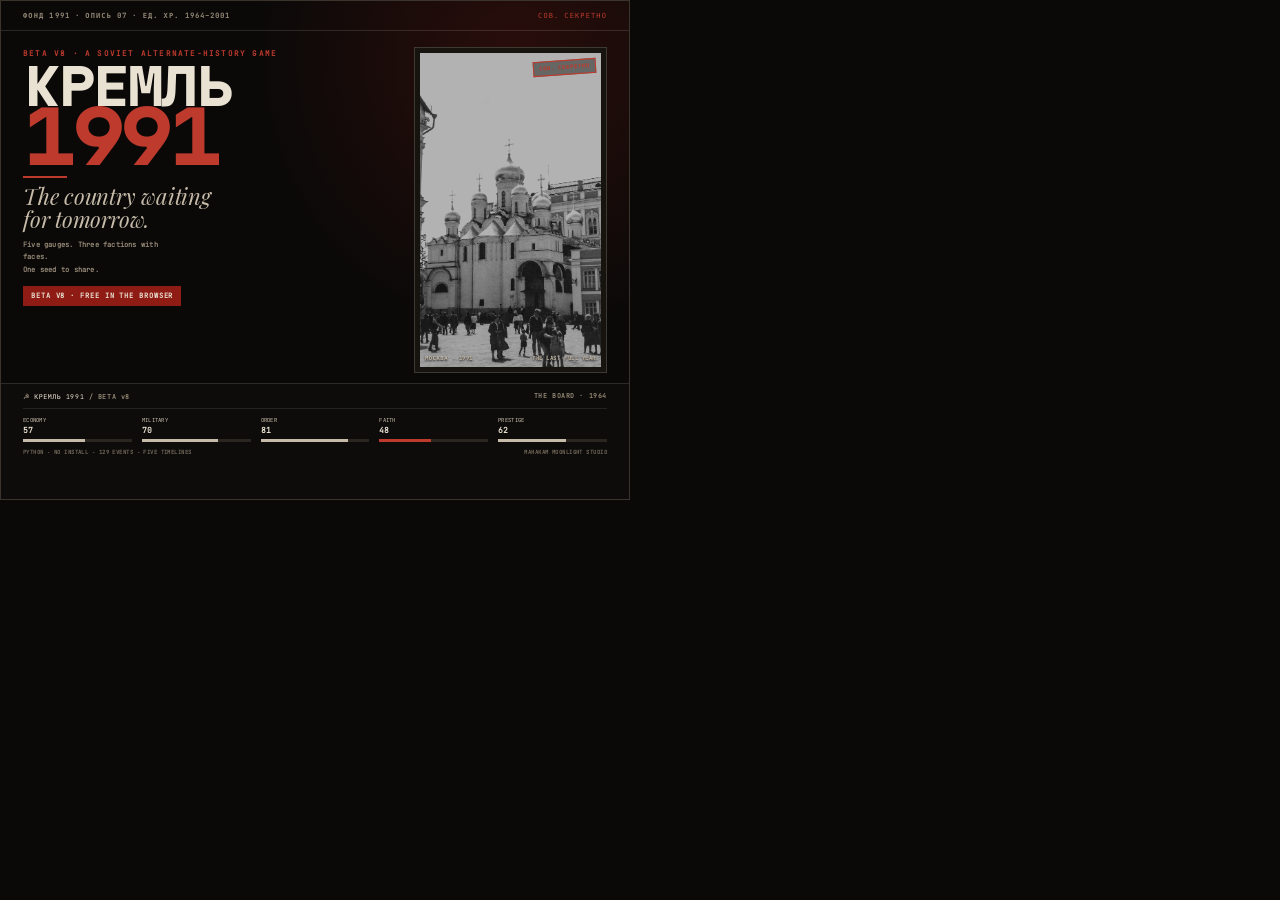
<file: tools/brand/cover.html>
<!DOCTYPE html>
<html lang="en">
<head>
<meta charset="UTF-8">
<title>КРЕМЛЬ 1991 — cover</title>
<link rel="stylesheet" href="../../docs/assets/fonts.css">
<link rel="stylesheet" href="../../docs/assets/editorial.css">
<style>
  * { box-sizing: border-box; }
  html, body { margin: 0; padding: 0; width: 630px; height: 500px; overflow: hidden; background: #0a0908; }
  body { font-family: "Inter", system-ui, sans-serif; color: #e9e1d2; font-weight: 600; -webkit-font-smoothing: antialiased; }
  .cover { position: relative; width: 630px; height: 500px; background: #0a0908; overflow: hidden; border: 1px solid #3a342c; }
  .cover::before { content: ""; position: absolute; inset: 0; background: radial-gradient(60% 80% at 82% 12%, rgba(142,28,20,.24), transparent 70%); pointer-events: none; }
  .sym { font-family: "Segoe UI Symbol", "Martian Mono", sans-serif; }
  .file { position: relative; height: 30px; display: flex; align-items: center; justify-content: space-between; padding: 0 22px; border-bottom: 1px solid rgba(233,225,210,.14); font-family: "JetBrains Mono", monospace; font-size: 7px; letter-spacing: .16em; text-transform: uppercase; color: #928674; }
  .file b { color: #bd3a2c; font-weight: 400; }

  .main { position: relative; height: 352px; display: grid; grid-template-columns: 1.32fr .68fr; gap: 16px; padding: 16px 22px 10px; }
  .copy { min-width: 0; display: flex; flex-direction: column; align-items: flex-start; }
  .kick { font-family: "JetBrains Mono", monospace; font-size: 7.5px; letter-spacing: .16em; text-transform: uppercase; color: #bd3a2c; }
  h1 { margin: 6px 0 0; font-family: "Martian Mono", monospace; font-size: 50px; line-height: .86; letter-spacing: -.07em; font-weight: 700; font-stretch: 112.5%; color: #e9e1d2; }
  h1 .yr { display: block; color: #bd3a2c; font-size: 72px; line-height: .8; letter-spacing: -.075em; }
  .rule { width: 44px; height: 2px; background: #bd3a2c; margin: 10px 0 7px; }
  h2 { margin: 0; font-family: "Playfair Display", serif; font-style: italic; font-weight: 400; font-size: 22px; line-height: 1.06; letter-spacing: -0.01em; color: #c6bba8; max-width: 16ch; }
  .line { margin-top: 7px; font-family: "JetBrains Mono", monospace; font-size: 7px; line-height: 1.8; letter-spacing: .03em; color: #928674; max-width: 36ch; }
  .badge { display: inline-block; margin-top: 10px; border: 1px solid #8e1c14; color: #e9e1d2; background: #8e1c14; padding: 3px 7px; font-family: "JetBrains Mono", monospace; font-size: 7px; letter-spacing: .13em; text-transform: uppercase; }

  .photo { position: relative; align-self: stretch; border: 1px solid rgba(233,225,210,.18); padding: 5px; background: #171410; }
  .photo img { width: 100%; height: 100%; object-fit: cover; object-position: 50% 38%; filter: grayscale(1) contrast(1.12) brightness(.7); }
  .photo .cap { position: absolute; left: 10px; right: 10px; bottom: 9px; display: flex; justify-content: space-between; gap: 6px; font-family: "JetBrains Mono", monospace; font-size: 5.5px; letter-spacing: .1em; text-transform: uppercase; color: #c6bba8; text-shadow: 0 1px 2px #000; }
  .photo .stamp { position: absolute; top: 12px; right: 10px; border: 1px solid #bd3a2c; color: #bd3a2c; padding: 2px 5px; font-family: "JetBrains Mono", monospace; font-size: 5.5px; letter-spacing: .12em; transform: rotate(-4deg); background: rgba(10,9,8,.45); }

  .console { position: relative; height: 118px; padding: 7px 22px 6px; background: #0d0c0a; border-top: 1px solid rgba(233,225,210,.14); }
  .tbar { display: flex; justify-content: space-between; gap: 10px; padding-bottom: 5px; border-bottom: 1px solid rgba(233,225,210,.1); font-family: "JetBrains Mono", monospace; font-size: 6.5px; letter-spacing: .09em; color: #928674; }
  .tbar b { color: #e9e1d2; font-weight: 400; }
  .gauges { display: grid; grid-template-columns: repeat(5, 1fr); gap: 10px; margin-top: 7px; }
  .g { font-family: "JetBrains Mono", monospace; font-size: 6px; line-height: 1.5; color: #928674; }
  .g b { display: block; color: #c6bba8; font-weight: 400; text-transform: uppercase; letter-spacing: .05em; font-size: 5.5px; }
  .g i { font-style: normal; color: #e9e1d2; font-size: 8px; }
  .bar { display: block; height: 3px; margin-top: 3px; background: linear-gradient(to right, var(--bar, #c6bba8) 0 var(--fill), #2a251f var(--fill) 100%); }
  .foot { display: flex; justify-content: space-between; gap: 10px; margin-top: 6px; font-family: "JetBrains Mono", monospace; font-size: 5.5px; letter-spacing: .08em; color: #6f6658; }
</style>
</head>
<body>
<div class="cover">
  <div class="file">
    <span>Фонд 1991 · опись 07 · ед. хр. 1964–2001</span>
    <b>Сов. секретно</b>
  </div>

  <div class="main">
    <div class="copy">
      <div class="kick">BETA v8 · a Soviet alternate-history game</div>
      <h1>КРЕМЛЬ<span class="yr">1991</span></h1>
      <div class="rule"></div>
      <h2>The country waiting for tomorrow.</h2>
      <div class="line">Five gauges. Three factions with faces.<br>One seed to share.</div>
      <div class="badge">BETA v8 · free in the browser</div>
    </div>

    <div class="photo">
      <img src="../../docs/media/kremlin_1991.jpg" alt="">
      <span class="stamp">СОВ. СЕКРЕТНО</span>
      <div class="cap"><span>Москва · 1991</span><span>the last full year</span></div>
    </div>
  </div>

  <div class="console">
    <div class="tbar"><span><span class="sym">☭</span> <b>КРЕМЛЬ 1991</b> / BETA v8</span><span>THE BOARD · 1964</span></div>
    <div class="gauges">
      <div class="g"><b>Economy</b><i>57</i><span class="bar" style="--fill:57%"></span></div>
      <div class="g"><b>Military</b><i>70</i><span class="bar" style="--fill:70%"></span></div>
      <div class="g"><b>Order</b><i>81</i><span class="bar" style="--fill:81%"></span></div>
      <div class="g"><b>Faith</b><i>48</i><span class="bar" style="--fill:48%;--bar:#bd3a2c"></span></div>
      <div class="g"><b>Prestige</b><i>62</i><span class="bar" style="--fill:62%"></span></div>
    </div>
    <div class="foot"><span>PYTHON · NO INSTALL · 129 EVENTS · FIVE TIMELINES</span><span>MAHAKAM MOONLIGHT STUDIO</span></div>
  </div>
</div>
</body>
</html>
</file>
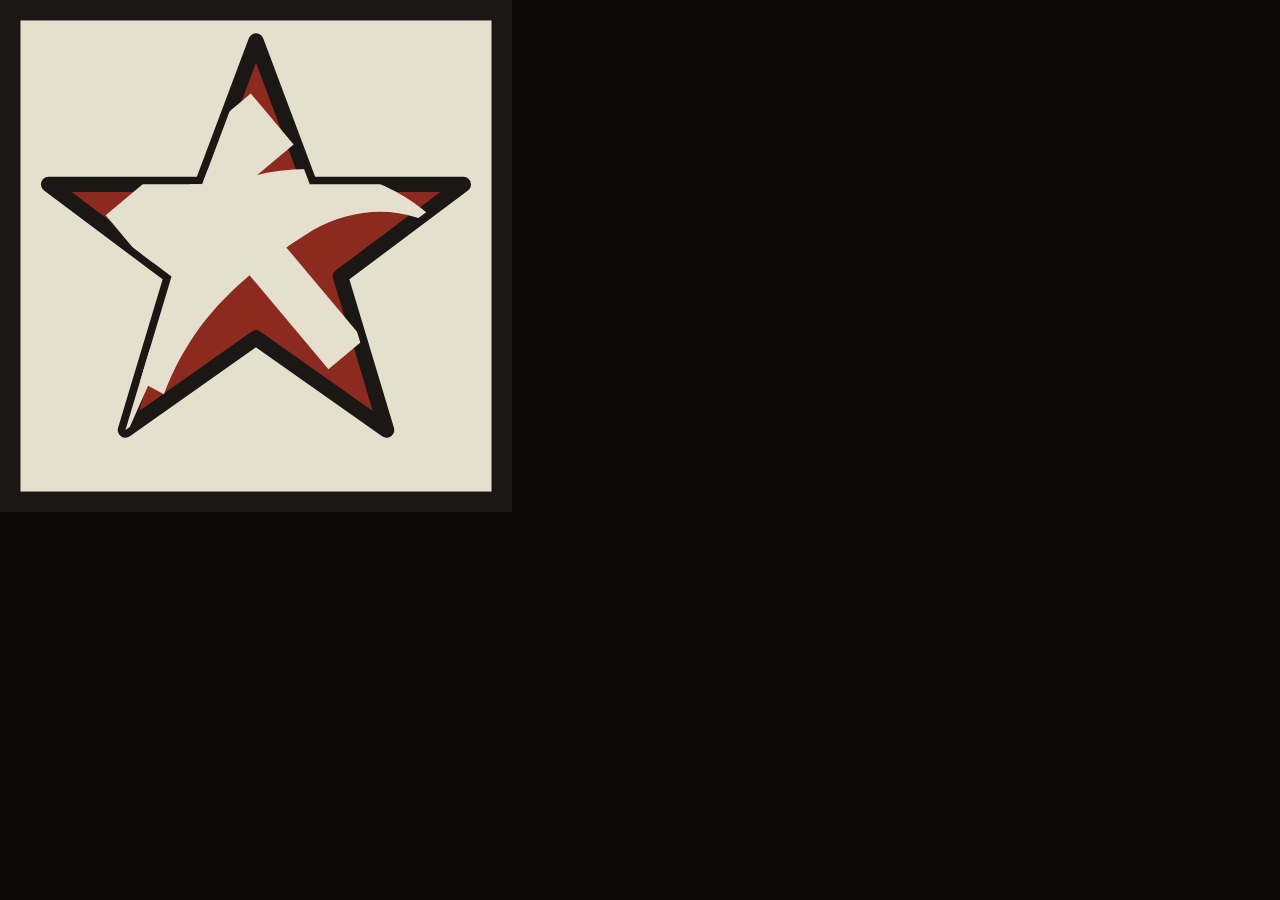
<file: tools/brand/icon.html>
<!DOCTYPE html>
<html lang="en">
<head>
<meta charset="UTF-8">
<title>КРЕМЛЬ 1991 — icon</title>
<style>
  * { box-sizing: border-box; }
  html, body { margin: 0; padding: 0; width: 512px; height: 512px; overflow: hidden; background: #0a0908; }
  img { display: block; width: 512px; height: 512px; }
</style>
</head>
<body><img src="../../docs/assets/favicon.svg" alt=""></body>
</html>
</file>
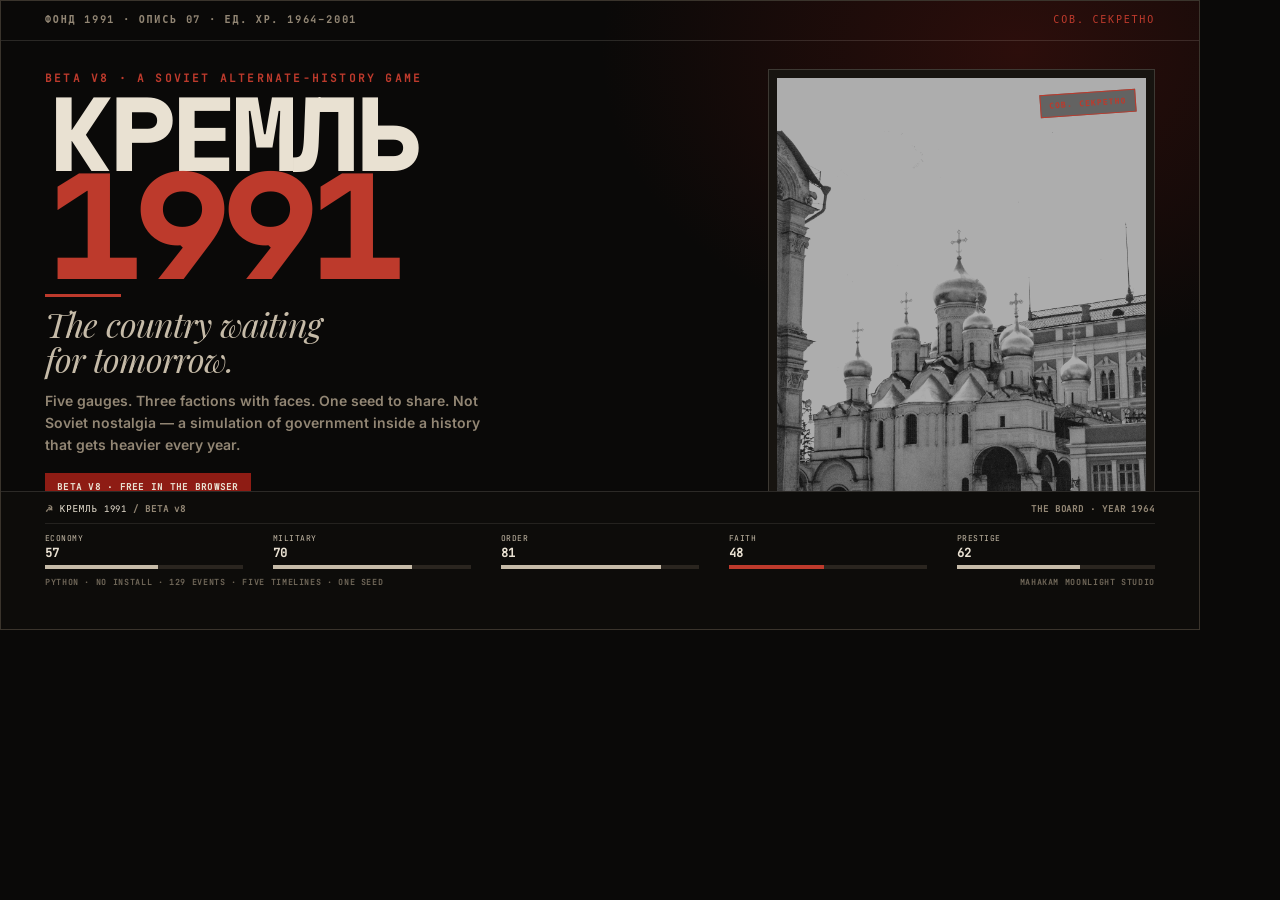
<file: tools/brand/social.html>
<!DOCTYPE html>
<html lang="en">
<head>
<meta charset="UTF-8">
<title>КРЕМЛЬ 1991 — social card</title>
<link rel="stylesheet" href="../../docs/assets/fonts.css">
<link rel="stylesheet" href="../../docs/assets/editorial.css">
<style>
  * { box-sizing: border-box; }
  html, body { margin: 0; padding: 0; width: 1200px; height: 630px; overflow: hidden; background: #0a0908; }
  body { font-family: "Inter", system-ui, sans-serif; color: #e9e1d2; font-weight: 600; -webkit-font-smoothing: antialiased; }
  .card { position: relative; width: 1200px; height: 630px; background: #0a0908; overflow: hidden; border: 1px solid #3a342c; }
  .card::before { content: ""; position: absolute; inset: 0; background: radial-gradient(50% 70% at 85% 8%, rgba(142,28,20,.26), transparent 70%); }
  .sym { font-family: "Segoe UI Symbol", "Martian Mono", sans-serif; }
  .file { position: relative; height: 40px; display: flex; align-items: center; justify-content: space-between; padding: 0 44px; border-bottom: 1px solid rgba(233,225,210,.14); font-family: "JetBrains Mono", monospace; font-size: 10px; letter-spacing: .18em; text-transform: uppercase; color: #928674; }
  .file b { color: #bd3a2c; font-weight: 400; }

  .main { position: relative; height: 450px; display: grid; grid-template-columns: 1.28fr .72fr; gap: 36px; padding: 28px 44px 10px; }
  .copy { display: flex; flex-direction: column; align-items: flex-start; }
  .kick { font-family: "JetBrains Mono", monospace; font-size: 11px; letter-spacing: .2em; text-transform: uppercase; color: #bd3a2c; }
  h1 { margin: 8px 0 0; font-family: "Martian Mono", monospace; font-size: 92px; line-height: .86; letter-spacing: -.08em; font-weight: 700; font-stretch: 112.5%; }
  h1 .yr { display: block; color: #bd3a2c; font-size: 132px; line-height: .8; letter-spacing: -.085em; }
  .rule { width: 76px; height: 3px; background: #bd3a2c; margin: 14px 0 10px; }
  h2 { margin: 0; font-family: "Playfair Display", serif; font-style: italic; font-weight: 400; font-size: 34px; line-height: 1.04; color: #c6bba8; max-width: 22ch; }
  .line { margin-top: 12px; max-width: 50ch; font-size: 14px; line-height: 1.6; color: #928674; }
  .badge { display: inline-block; margin-top: 16px; border: 1px solid #8e1c14; background: #8e1c14; color: #e9e1d2; padding: 6px 11px; font-family: "JetBrains Mono", monospace; font-size: 9px; letter-spacing: .14em; text-transform: uppercase; }

  .photo { position: relative; border: 1px solid rgba(233,225,210,.18); padding: 8px; background: #171410; }
  .photo img { width: 100%; height: 100%; object-fit: cover; object-position: 50% 36%; filter: grayscale(1) contrast(1.12) brightness(.68); }
  .photo .stamp { position: absolute; top: 22px; right: 18px; border: 1px solid #bd3a2c; color: #bd3a2c; padding: 4px 8px; font-family: "JetBrains Mono", monospace; font-size: 8px; letter-spacing: .14em; transform: rotate(-4deg); background: rgba(10,9,8,.45); }
  .photo .cap { position: absolute; left: 18px; right: 18px; bottom: 15px; display: flex; justify-content: space-between; font-family: "JetBrains Mono", monospace; font-size: 8px; letter-spacing: .1em; text-transform: uppercase; color: #c6bba8; text-shadow: 0 1px 3px #000; }

  .console { position: relative; height: 140px; padding: 10px 44px 8px; background: #0d0c0a; border-top: 1px solid rgba(233,225,210,.14); }
  .tbar { display: flex; justify-content: space-between; padding-bottom: 6px; border-bottom: 1px solid rgba(233,225,210,.1); font-family: "JetBrains Mono", monospace; font-size: 9px; letter-spacing: .1em; color: #928674; }
  .tbar b { color: #e9e1d2; font-weight: 400; }
  .gauges { display: grid; grid-template-columns: repeat(5, 1fr); gap: 30px; margin-top: 8px; }
  .g { font-family: "JetBrains Mono", monospace; font-size: 8px; line-height: 1.5; color: #928674; }
  .g b { display: block; color: #c6bba8; font-weight: 400; text-transform: uppercase; letter-spacing: .06em; font-size: 8px; }
  .g i { font-style: normal; color: #e9e1d2; font-size: 12px; }
  .bar { display: block; height: 4px; margin-top: 3px; background: linear-gradient(to right, var(--bar, #c6bba8) 0 var(--fill), #2a251f var(--fill) 100%); }
  .foot { display: flex; justify-content: space-between; margin-top: 7px; font-family: "JetBrains Mono", monospace; font-size: 8px; letter-spacing: .08em; color: #6f6658; }
</style>
</head>
<body>
<div class="card">
  <div class="file">
    <span>Фонд 1991 · опись 07 · ед. хр. 1964–2001</span>
    <b>Сов. секретно</b>
  </div>

  <div class="main">
    <div class="copy">
      <div class="kick">BETA v8 · a Soviet alternate-history game</div>
      <h1>КРЕМЛЬ<span class="yr">1991</span></h1>
      <div class="rule"></div>
      <h2>The country waiting for tomorrow.</h2>
      <div class="line">Five gauges. Three factions with faces. One seed to share. Not Soviet nostalgia — a simulation of government inside a history that gets heavier every year.</div>
      <div class="badge">BETA v8 · free in the browser</div>
    </div>

    <div class="photo">
      <img src="../../docs/media/kremlin_1991.jpg" alt="">
      <span class="stamp">СОВ. СЕКРЕТНО</span>
      <div class="cap"><span>Москва · 1991</span><span>the last full year</span></div>
    </div>
  </div>

  <div class="console">
    <div class="tbar"><span><span class="sym">☭</span> <b>КРЕМЛЬ 1991</b> / BETA v8</span><span>THE BOARD · YEAR 1964</span></div>
    <div class="gauges">
      <div class="g"><b>Economy</b><i>57</i><span class="bar" style="--fill:57%"></span></div>
      <div class="g"><b>Military</b><i>70</i><span class="bar" style="--fill:70%"></span></div>
      <div class="g"><b>Order</b><i>81</i><span class="bar" style="--fill:81%"></span></div>
      <div class="g"><b>Faith</b><i>48</i><span class="bar" style="--fill:48%;--bar:#bd3a2c"></span></div>
      <div class="g"><b>Prestige</b><i>62</i><span class="bar" style="--fill:62%"></span></div>
    </div>
    <div class="foot"><span>PYTHON · NO INSTALL · 129 EVENTS · FIVE TIMELINES · ONE SEED</span><span>MAHAKAM MOONLIGHT STUDIO</span></div>
  </div>
</div>
</body>
</html>
</file>
<file: docs/assets/fonts.css>
/* Martian Mono, embedded (OFL, built from fonts.google.com css2 v2026-10-30):
   variable axes wdth 75% 112.5% / wght 400 700, four subsets, one face each.
   The data URIs make the face load with the document itself in every protocol
   (file, http, Pages), so the first paint and its measurement share one metric. */
/* cyrillic-ext */
@font-face {
  font-family: 'Martian Mono';
  font-style: normal;
  font-weight: 400 700;
  font-stretch: 75% 112.5%;
  font-display: block;
  src: url([data-uri]) format('woff2');
  unicode-range: U+0460-052F, U+1C80-1C8A, U+20B4, U+2DE0-2DFF, U+A640-A69F, U+FE2E-FE2F;
}
/* cyrillic */
@font-face {
  font-family: 'Martian Mono';
  font-style: normal;
  font-weight: 400 700;
  font-stretch: 75% 112.5%;
  font-display: block;
  src: url([data-uri]) format('woff2');
  unicode-range: U+0301, U+0400-045F, U+0490-0491, U+04B0-04B1, U+2116;
}
/* latin-ext */
@font-face {
  font-family: 'Martian Mono';
  font-style: normal;
  font-weight: 400 700;
  font-stretch: 75% 112.5%;
  font-display: block;
  src: url([data-uri]) format('woff2');
  unicode-range: U+0100-02BA, U+02BD-02C5, U+02C7-02CC, U+02CE-02D7, U+02DD-02FF, U+0304, U+0308, U+0329, U+1D00-1DBF, U+1E00-1E9F, U+1EF2-1EFF, U+2020, U+20A0-20AB, U+20AD-20C4, U+2113, U+2C60-2C7F, U+A720-A7FF;
}
/* latin */
@font-face {
  font-family: 'Martian Mono';
  font-style: normal;
  font-weight: 400 700;
  font-stretch: 75% 112.5%;
  font-display: block;
  src: url([data-uri]) format('woff2');
  unicode-range: U+0000-00FF, U+0131, U+0152-0153, U+02BB-02BC, U+02C6, U+02DA, U+02DC, U+0304, U+0308, U+0329, U+2000-206F, U+20AC, U+2122, U+2191, U+2193, U+2212, U+2215, U+FEFF, U+FFFD;
}
</file>
<file: docs/assets/editorial.css>
/* КРЕМЛЬ 1991 — BETA v8 editorial system.
   Type: Bodoni Moda (display), Playfair Display Italic (voice),
   Inter (body), JetBrains Mono (data), Martian Mono (terminal).
   All local, all OFL; licences live beside the font files. */

@font-face {
  font-family: "Bodoni Moda";
  src: url("fonts/BodoniModa-700.woff2") format("woff2");
  font-weight: 700;
  font-style: normal;
  font-display: swap;
}
@font-face {
  font-family: "Playfair Display";
  src: url("fonts/PlayfairDisplay-Italic-Var-latin.woff2") format("woff2");
  font-weight: 400 900;
  font-style: italic;
  font-display: swap;
}
@font-face {
  font-family: "Inter";
  src: url("fonts/Inter-600.woff2") format("woff2");
  font-weight: 600;
  font-style: normal;
  font-display: swap;
}
@font-face {
  font-family: "Inter";
  src: url("fonts/Inter-700.woff2") format("woff2");
  font-weight: 700;
  font-style: normal;
  font-display: swap;
}
@font-face {
  font-family: "JetBrains Mono";
  src: url("fonts/JetBrainsMono-400.woff2") format("woff2");
  font-weight: 400;
  font-style: normal;
  font-display: swap;
}

:root {
  color-scheme: dark;
  --void: #0a0908;
  --ink: #12100e;
  --panel: #171410;
  --panel-2: #1d1914;
  --bone: #e9e1d2;
  --bone-2: #c6bba8;
  --muted: #928674;
  --oxblood: #8e1c14;
  --red: #bd3a2c;
  --gold: #b08d57;
  --rule: rgba(233, 225, 210, 0.16);
  --rule-soft: rgba(233, 225, 210, 0.08);

  --font-display: "Bodoni Moda", "Times New Roman", serif;
  --font-italic: "Playfair Display", Georgia, serif;
  --font-body: "Inter", system-ui, -apple-system, "Segoe UI", sans-serif;
  --font-mono: "Martian Mono", "JetBrains Mono", ui-monospace, monospace;
  --font-data: "JetBrains Mono", "Martian Mono", ui-monospace, monospace;

  --page: 1400px;
  --gutter: clamp(20px, 4vw, 64px);
  --section: clamp(72px, 9vw, 140px);
  --ease: cubic-bezier(0.16, 1, 0.3, 1);
}

*, *::before, *::after { box-sizing: border-box; }
html { scroll-behavior: smooth; scroll-padding-top: 90px; }
body {
  margin: 0;
  background: var(--void);
  color: var(--bone);
  font-family: var(--font-body);
  font-weight: 600;
  font-size: 17px;
  line-height: 1.65;
  -webkit-font-smoothing: antialiased;
  text-rendering: optimizeLegibility;
  overflow-x: clip;
}
::selection { background: var(--oxblood); color: var(--bone); }
:focus-visible { outline: 2px solid var(--red); outline-offset: 4px; }
a { color: inherit; text-underline-offset: 0.22em; text-decoration-thickness: 1px; }
a:hover { color: var(--red); }
img { display: block; max-width: 100%; height: auto; }
button, input { font: inherit; }
[hidden] { display: none !important; }
h1, h2, h3, p, figure, blockquote, dl, dd { margin: 0; }
h1, h2, h3 {
  font-family: var(--font-display);
  font-weight: 700;
  letter-spacing: -0.025em;
  line-height: 0.98;
  text-wrap: balance;
}
em, .italic { font-family: var(--font-italic); font-weight: 400; font-style: italic; letter-spacing: 0; }

.container { width: 100%; max-width: var(--page); margin-inline: auto; padding-inline: var(--gutter); }
.kicker {
  font-family: var(--font-data);
  font-size: 10px;
  font-weight: 400;
  letter-spacing: 0.2em;
  text-transform: uppercase;
  color: var(--muted);
}
.lead { color: var(--bone-2); font-size: clamp(17px, 1.4vw, 20px); line-height: 1.55; max-width: 58ch; }
.micro { font-family: var(--font-data); font-size: 10px; letter-spacing: 0.14em; text-transform: uppercase; color: var(--muted); }
.rule { height: 1px; background: var(--rule); border: 0; }

.skip {
  position: absolute;
  left: 16px;
  top: -80px;
  z-index: 1000;
  padding: 12px 18px;
  background: var(--bone);
  color: var(--void);
  text-decoration: none;
  font-family: var(--font-data);
  font-size: 11px;
  letter-spacing: 0.1em;
  text-transform: uppercase;
}
.skip:focus-visible { top: 16px; }

.grain {
  position: fixed;
  inset: 0;
  z-index: 900;
  pointer-events: none;
  opacity: 0.035;
  background-image: url("data:image/svg+xml,%3Csvg xmlns='http://www.w3.org/2000/svg' width='180' height='180'%3E%3Cfilter id='n'%3E%3CfeTurbulence type='fractalNoise' baseFrequency='.85' numOctaves='2' stitchTiles='stitch'/%3E%3C/filter%3E%3Crect width='100%25' height='100%25' filter='url(%23n)' opacity='.6'/%3E%3C/svg%3E");
  background-size: 180px 180px;
}

/* buttons */
.btn {
  display: inline-flex;
  align-items: center;
  justify-content: center;
  min-height: 52px;
  padding: 0 24px;
  border: 1px solid var(--bone);
  background: transparent;
  color: var(--bone);
  font-family: var(--font-data);
  font-size: 10px;
  font-weight: 400;
  letter-spacing: 0.16em;
  text-transform: uppercase;
  text-decoration: none;
  cursor: pointer;
  transition: background-color 180ms var(--ease), color 180ms var(--ease), border-color 180ms var(--ease);
}
.btn:hover { background: var(--oxblood); border-color: var(--oxblood); color: var(--bone); }
.btn:active { transform: translateY(1px); }
.btn--solid { background: var(--bone); color: var(--void); }
.btn--solid:hover { background: var(--red); border-color: var(--red); color: var(--bone); }
.btn[disabled] { opacity: 0.4; cursor: wait; }

/* site header */
.siteheader {
  position: relative;
  z-index: 20;
  border-bottom: 1px solid var(--rule);
  background: rgba(10, 9, 8, 0.72);
  backdrop-filter: blur(10px);
}
.siteheader__in {
  display: flex;
  align-items: center;
  justify-content: space-between;
  gap: 24px;
  min-height: 68px;
  padding-block: 10px;
}
.brand {
  display: inline-flex;
  align-items: center;
  gap: 12px;
  text-decoration: none;
  font-family: var(--font-display);
  font-size: 18px;
  letter-spacing: 0.01em;
  white-space: nowrap;
}
.brand img { width: 30px; height: 30px; filter: grayscale(0.2); }
.brand:hover { color: var(--bone); }
.siteheader nav { display: flex; flex-wrap: wrap; gap: 8px 22px; }
.siteheader nav a {
  color: var(--bone-2);
  text-decoration: none;
  font-family: var(--font-data);
  font-size: 10px;
  letter-spacing: 0.12em;
  text-transform: uppercase;
  transition: color 160ms var(--ease);
}
.siteheader nav a:hover { color: var(--red); }
.siteheader .nav-play { color: var(--bone); border-bottom: 1px solid var(--red); padding-bottom: 3px; }

/* footer */
.sitefoot {
  border-top: 1px solid var(--rule);
  background: var(--ink);
  padding-block: clamp(48px, 6vw, 88px) 32px;
}
.sitefoot .brand { font-size: clamp(28px, 4vw, 44px); }
.sitefoot__grid {
  display: grid;
  grid-template-columns: minmax(0, 2fr) minmax(0, 1fr) minmax(0, 1fr);
  gap: 40px;
  margin-top: 40px;
}
.sitefoot h2 {
  font-family: var(--font-data);
  font-size: 10px;
  font-weight: 400;
  letter-spacing: 0.18em;
  text-transform: uppercase;
  color: var(--muted);
  margin-bottom: 14px;
}
.sitefoot ul { list-style: none; margin: 0; padding: 0; display: grid; gap: 8px; }
.sitefoot li, .sitefoot p { font-size: 13px; line-height: 1.65; color: var(--bone-2); }
.sitefoot a { text-decoration-color: var(--rule); }
.sitefoot__colophon {
  display: flex;
  flex-wrap: wrap;
  gap: 8px 28px;
  margin-top: 48px;
  padding-top: 20px;
  border-top: 1px solid var(--rule-soft);
  font-family: var(--font-data);
  font-size: 9px;
  letter-spacing: 0.1em;
  text-transform: uppercase;
  color: var(--muted);
}

@media (max-width: 860px) {
  .siteheader nav { display: none; }
  .sitefoot__grid { grid-template-columns: 1fr 1fr; }
}
@media (max-width: 560px) {
  .sitefoot__grid { grid-template-columns: 1fr; gap: 28px; }
  .btn { width: 100%; min-height: 50px; }
}
@media (prefers-reduced-motion: reduce) {
  html { scroll-behavior: auto; }
  *, *::before, *::after { animation-duration: 0.01ms !important; transition-duration: 0.01ms !important; }
}
</file>
